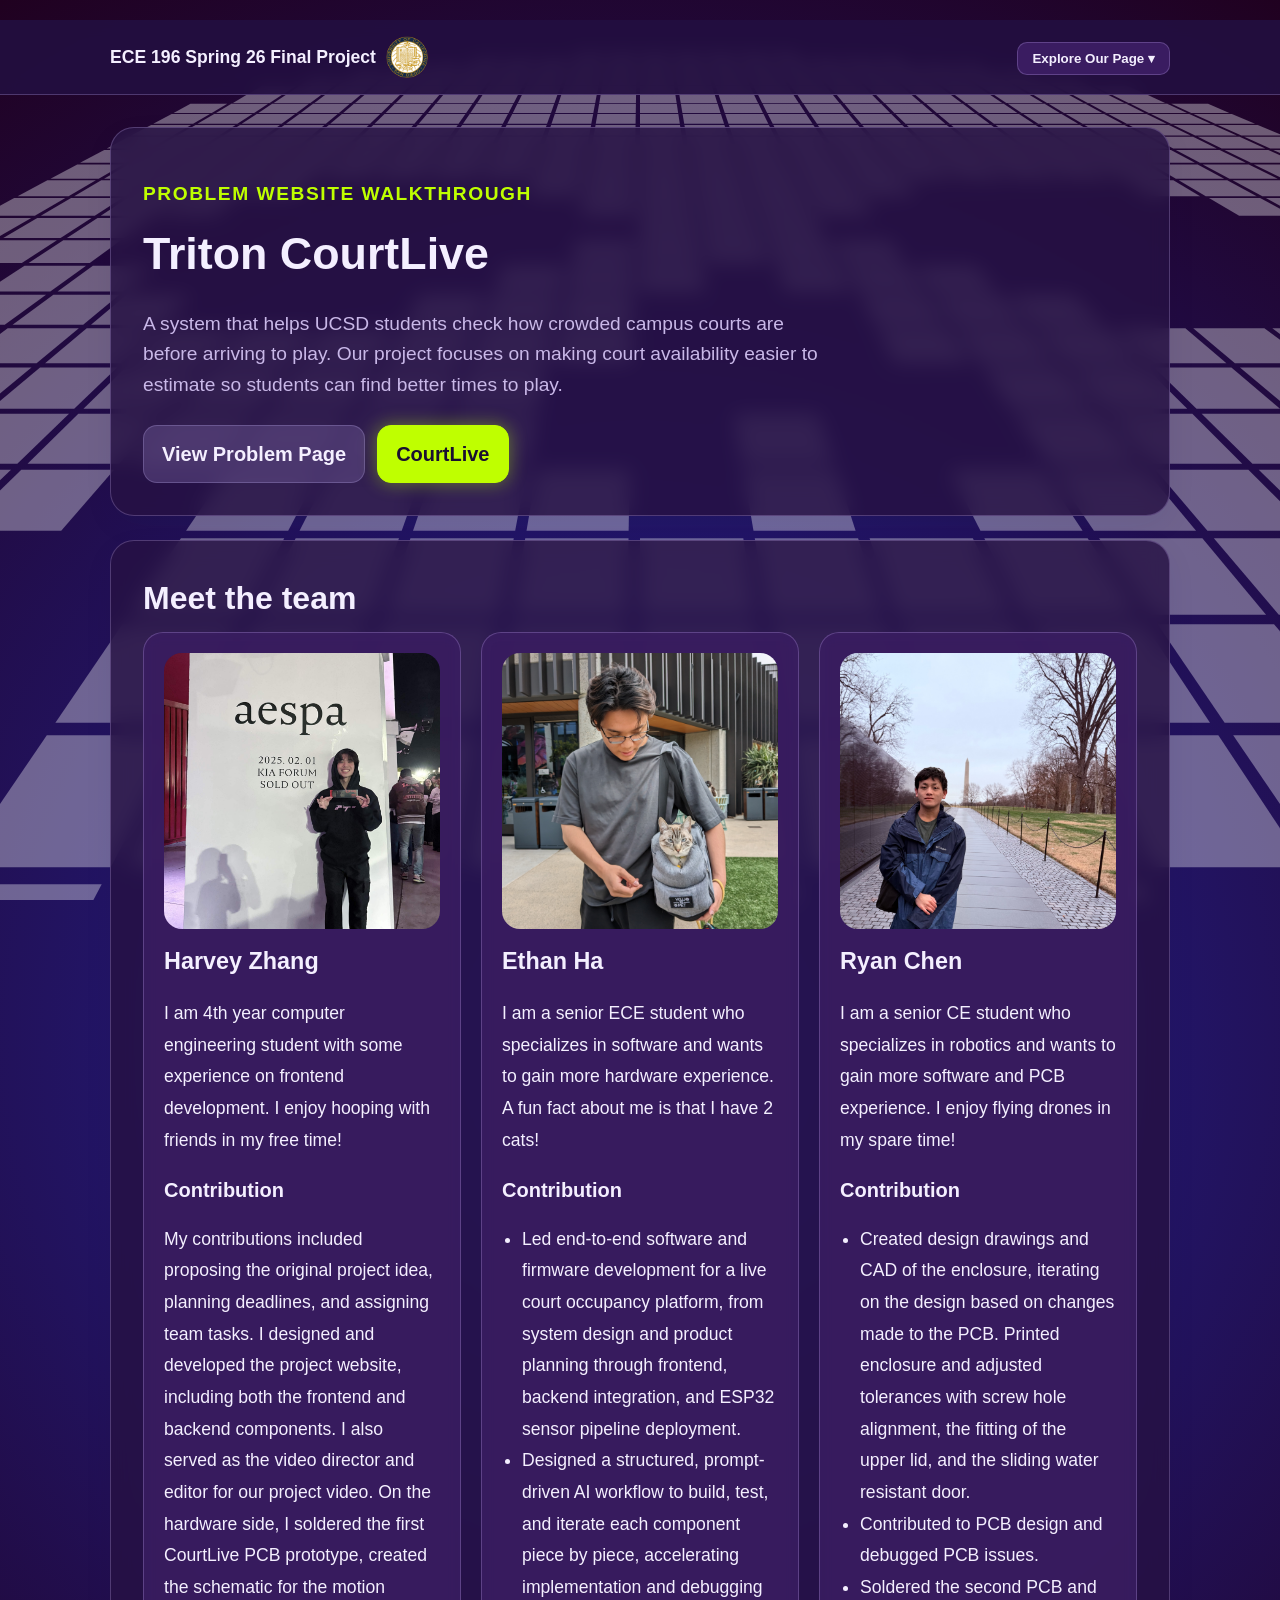
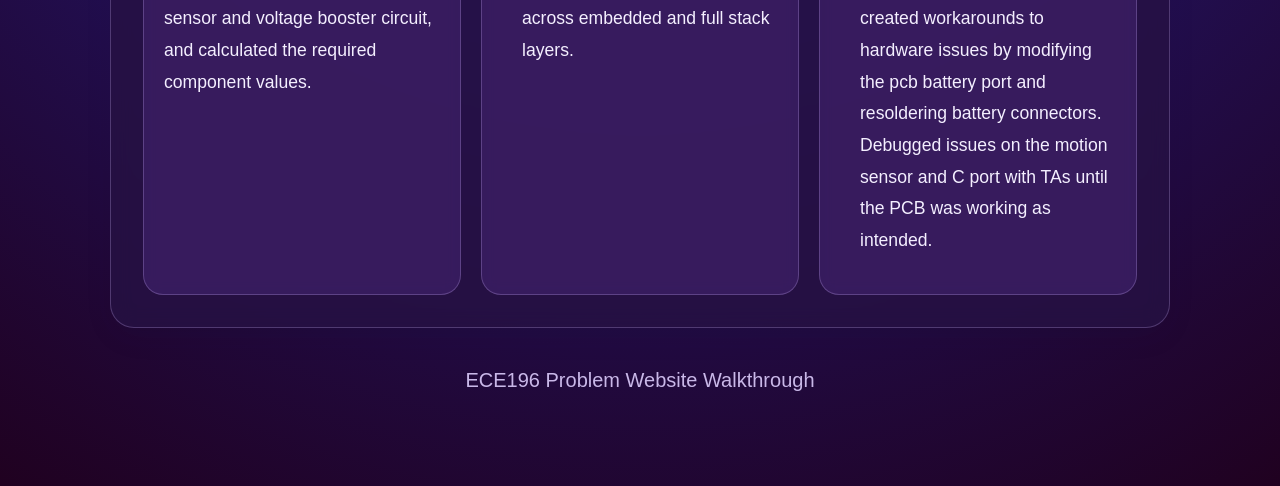
<file: index.html>
<!DOCTYPE html>
<html lang="en">

<head>
  <meta charset="UTF-8" />
  <meta name="viewport" content="width=device-width, initial-scale=1.0" />
  <title>ECE196 Problem Website Walkthrough</title>
  <link rel="stylesheet" href="styles.css" />

</head>

<body>
  <div id="d-background">
    <div id="d-wrapper">
      <div class="d-wrap" id="pixel-logo"></div>
    </div>
  </div>

  <script>
    document.addEventListener("DOMContentLoaded", function () {
      const pixelPositions = [
        [130, 20], [140, 20], [150, 20], [160, 20], [170, 20], [180, 20], [190, 20],
        [100, 30], [110, 30], [120, 30], [130, 30], [140, 30], [150, 30], [160, 30], [170, 30], [180, 30], [190, 30], [200, 30], [210, 30], [220, 30],
        [80, 40], [90, 40], [100, 40], [110, 40], [120, 40], [130, 40], [140, 40], [150, 40], [160, 40], [170, 40], [180, 40], [190, 40], [200, 40], [210, 40], [220, 40], [230, 40], [240, 40],
        [70, 50], [80, 50], [90, 50], [100, 50], [110, 50], [120, 50], [130, 50], [140, 50], [150, 50], [160, 50], [170, 50], [180, 50], [190, 50], [200, 50], [210, 50], [220, 50], [230, 50], [240, 50], [250, 50],
        [60, 60], [70, 60], [80, 60], [90, 60], [100, 60], [110, 60], [120, 60], [130, 60], [140, 60], [150, 60], [160, 60], [170, 60], [180, 60], [190, 60], [200, 60], [210, 60], [220, 60], [230, 60], [240, 60], [250, 60], [260, 60],
        [50, 70], [60, 70], [70, 70], [80, 70], [90, 70], [100, 70], [110, 70], [120, 70], [130, 70], [140, 70], [150, 70], [160, 70], [170, 70], [180, 70], [190, 70], [200, 70], [210, 70], [220, 70], [230, 70], [240, 70], [250, 70], [260, 70], [270, 70],
        [50, 80], [60, 80], [70, 80], [80, 80], [90, 80], [100, 80], [110, 80], [120, 80], [130, 80], [140, 80], [150, 80], [160, 80], [170, 80], [180, 80], [190, 80], [200, 80], [210, 80], [220, 80], [230, 80], [240, 80], [250, 80], [260, 80], [270, 80],
        [40, 90], [50, 90], [60, 90], [70, 90], [80, 90], [90, 90], [100, 90], [110, 90], [120, 90], [130, 90], [140, 90], [150, 90], [160, 90], [170, 90], [180, 90], [190, 90], [200, 90], [210, 90], [220, 90], [230, 90], [240, 90], [250, 90], [260, 90], [270, 90], [280, 90],
        [40, 100], [50, 100], [60, 100], [70, 100], [80, 100], [90, 100], [100, 100], [110, 100], [120, 100], [130, 100], [140, 100], [150, 100], [160, 100], [170, 100], [180, 100], [190, 100], [200, 100], [210, 100], [220, 100], [230, 100], [240, 100], [250, 100], [260, 100], [270, 100], [280, 100],
        [40, 110], [50, 110], [60, 110], [70, 110], [80, 110], [90, 110], [100, 110], [110, 110], [120, 110], [130, 110], [140, 110], [150, 110], [160, 110], [170, 110], [180, 110], [190, 110], [200, 110], [210, 110], [220, 110], [230, 110], [240, 110], [250, 110], [260, 110], [270, 110], [280, 110],
        [40, 120], [50, 120], [60, 120], [70, 120], [80, 120], [90, 120], [100, 120], [110, 120], [120, 120], [130, 120], [140, 120], [150, 120], [160, 120], [170, 120], [180, 120], [190, 120], [200, 120], [210, 120], [220, 120], [230, 120], [240, 120], [250, 120], [260, 120], [270, 120], [280, 120],
        [40, 130], [50, 130], [60, 130], [70, 130], [80, 130], [90, 130], [100, 130], [110, 130], [120, 130], [130, 130], [140, 130], [150, 130], [160, 130], [170, 130], [180, 130], [190, 130], [200, 130], [210, 130], [220, 130], [230, 130], [240, 130], [250, 130], [260, 130], [270, 130], [280, 130],
        [40, 140], [50, 140], [60, 140], [70, 140], [80, 140], [90, 140], [100, 140], [110, 140], [120, 140], [130, 140], [140, 140], [150, 140], [160, 140], [170, 140], [180, 140], [190, 140], [200, 140], [210, 140], [220, 140], [230, 140], [240, 140], [250, 140], [260, 140], [270, 140], [280, 140],
        [40, 150], [50, 150], [60, 150], [70, 150], [80, 150], [130, 150], [140, 150], [150, 150], [160, 150], [170, 150], [180, 150], [190, 150], [240, 150], [250, 150], [260, 150], [270, 150], [280, 150],
        [40, 160], [50, 160], [60, 160], [70, 160], [140, 160], [150, 160], [160, 160], [170, 160], [180, 160], [250, 160], [260, 160], [270, 160], [280, 160],
        [40, 170], [50, 170], [60, 170], [150, 170], [160, 170], [170, 170], [260, 170], [270, 170], [280, 170],
        [50, 180], [60, 180], [140, 180], [150, 180], [160, 180], [170, 180], [180, 180], [260, 180], [270, 180],
        [60, 190], [70, 190], [130, 190], [140, 190], [150, 190], [170, 190], [180, 190], [190, 190], [250, 190], [260, 190],
        [50, 200], [60, 200], [70, 200], [80, 200], [120, 200], [130, 200], [140, 200], [180, 200], [190, 200], [200, 200], [240, 200], [250, 200], [260, 200], [270, 200],
        [50, 210], [60, 210], [70, 210], [80, 210], [90, 210], [100, 210], [110, 210], [120, 210], [130, 210], [140, 210], [180, 210], [190, 210], [200, 210], [210, 210], [220, 210], [230, 210], [240, 210], [250, 210], [260, 210], [270, 210],
        [50, 220], [60, 220], [70, 220], [80, 220], [90, 220], [100, 220], [110, 220], [120, 220], [130, 220], [190, 220], [200, 220], [210, 220], [220, 220], [230, 220], [240, 220], [250, 220], [260, 220], [270, 220],
        [60, 230], [70, 230], [80, 230], [90, 230], [100, 230], [110, 230], [120, 230], [130, 230], [160, 230], [190, 230], [200, 230], [210, 230], [220, 230], [230, 230], [240, 230], [250, 230], [260, 230],
        [70, 240], [80, 240], [90, 240], [110, 240], [120, 240], [130, 240], [140, 240], [160, 240], [180, 240], [190, 240], [200, 240], [210, 240], [230, 240], [240, 240], [250, 240],
        [110, 250], [120, 250], [130, 250], [140, 250], [150, 250], [160, 250], [170, 250], [180, 250], [190, 250], [200, 250], [210, 250],
        [110, 260], [120, 260], [130, 260], [140, 260], [150, 260], [160, 260], [170, 260], [180, 260], [190, 260], [200, 260], [210, 260],
        [110, 270], [120, 270], [130, 270], [140, 270], [150, 270], [160, 270], [170, 270], [180, 270], [190, 270], [200, 270], [210, 270],
        [110, 280], [130, 280], [150, 280], [170, 280], [190, 280], [210, 280]
      ];

      const pixelLogoElement = document.getElementById("pixel-logo");

      if (!pixelLogoElement) {
        console.error("Missing element with id='pixel-logo'");
        return;
      }

      pixelPositions.forEach(function (position, index) {
        const pixel = document.createElement("div");
        pixel.className = "d";
        pixel.style.left = position[0] + "px";
        pixel.style.top = position[1] + "px";
        pixel.style.animationDelay = index * 0.004 + "s";
        pixelLogoElement.appendChild(pixel);
      });

      setTimeout(function () {
        const overlay = document.getElementById("d-overlay");
        if (overlay) {
          overlay.classList.add("hide-overlay");
        }
      }, 2500);
    });
  </script>
  <nav class="navbar">
    <div class="nav-inner">
      <div class="brand">ECE 196 Spring 26 Final Project
        <img src="images/UCSD_Seal.png" alt="UCSD Seal" class="nav-logo">
      </div>
      <div class="nav-links">
        <div class="dropdown">
          <button class="dropdown-toggle">Explore Our Page ▾</button>
          <div class="dropdown-menu">
            <a href="index.html">Home</a>
            <a href="solutions.html">Solutions</a>
            <a href="milestones.html">Milestones</a>
            <a href="pcb.html">PCB Design</a>
            <a href="software.html">Software Architecture</a>
            <a href="video.html">Video</a>
            <a href="poster.html">Poster</a>
          </div>
        </div>
      </div>
    </div>
  </nav>

  <main class="container">
    <section class="hero" id="home">
      <p
        style="font-weight: 700; color: var(--accent); letter-spacing: 0.08em; text-transform: uppercase; margin-bottom: 8px;">
        Problem Website Walkthrough</p>
      <h1>Triton CourtLive</h1>
      <p>
        A system that helps UCSD students check how crowded campus courts are before arriving to play.
        Our project focuses on making court availability easier to estimate so students can find better times to play.
      </p>
      <div class="button-row">
        <a class="btn btn-soft" href="problem.html">View Problem Page</a>
        <!-- <a class="btn btn-secondary" href="index.html#team">Meet the Team</a> -->
        <a class="btn btn-cta" href="https://frontend-sepia-seven-24.vercel.app/" target="_blank"
          rel="noopener noreferrer">CourtLive</a>
      </div>
    </section>

    <section class="section" id="team">
      <h2 class="section-title">Meet the team</h2>
      <div class="team-grid">
        <div class="card">
          <img src="images/ece196Me.jpg" alt="Harvey Zhang" class="photo">
          <h3>Harvey Zhang</h3>
          <p class="bio">
            I am 4th year computer engineering student with some experience on frontend development.
            I enjoy hooping with friends in my free time!
          </p>
          <h4>Contribution</h4>
          <p class="bio">
            My contributions included proposing the original project idea, planning deadlines, and assigning team tasks.
            I designed and developed the project website, including both the frontend and backend components.
            I also served as the video director and editor for our project video.
            On the hardware side, I soldered the first CourtLive PCB prototype, created the schematic for the motion
            sensor
            and voltage booster circuit, and calculated the required component values.
          </p>
        </div>
        <div class="card">
          <img src="images/ethanUpdatedPic.jpg" alt="Ethan Ha" class="photo">
          <h3>Ethan Ha</h3>
          <p class="bio">
            I am a senior ECE student who specializes in software and wants to gain more hardware experience.
            A fun fact about me is that I have 2 cats!
          </p>
          <h4>Contribution</h4>
          <p class="bio">
          <ul>
            <li>
              Led end-to-end software and firmware development for a live court occupancy platform, from system design
              and product planning through frontend, backend integration, and ESP32 sensor pipeline deployment.
            </li>
            <li>
              Designed a structured, prompt-driven AI workflow to build, test, and iterate each component piece by
              piece, accelerating implementation and debugging across embedded and full stack layers.
            </li>
          </ul>
          </p>
        </div>
        <div class="card">
          <img src="images/RCpic.jpeg" alt="RyanC" class="photo">
          <h3>Ryan Chen</h3>
          <p class="bio">
            I am a senior CE student who specializes in robotics and wants to gain more software and PCB experience.
            I enjoy flying drones in my spare time!
          </p>

            <h4>Contribution</h4>
          <p class="bio">
          <ul>
            <li>
              Created design drawings and CAD of the enclosure, iterating on the design based on changes made to the PCB. 
              Printed enclosure and adjusted tolerances with screw hole alignment, the fitting of the upper lid, and the sliding water resistant door.
            </li>
            <li>
              Contributed to PCB design and debugged PCB issues. 
            </li>
             <li>
              Soldered the second PCB and created workarounds to hardware issues by modifying the pcb battery port and resoldering battery connectors. 
               Debugged issues on the motion sensor and C port with TAs until the PCB was working as intended.
            </li>
          </ul>
          </p>
        </div>
      </div>
    </section>

    <!-- <section class="section" id="problem">
      <h2 class="section-title">Problem</h2>

      <div class="info-grid">
        <div class="card">
          <h3>Problem Definition</h3>
          <p>UCSD students who use campus courts such as basketball and badminton do not have a reliable way to
            know how crowded the courts are before arriving. This can lead to wasted time walking to the courts
            only to find that there is no space to play, or missing chances to play when the courts are actually open.
          </p>
        </div>

        <div class="card">
          <h3>Problem Motivation</h3>
          <p>Our team chose this problem because students often have to gamble whether the courts will be open or
            crowded.
            Right now, many students rely on fixed schedules, but those do not provide reliable real time information.
            We wanted to focus on a common campus problem that affects recreation and convenience.</p>
        </div>
      </div>
    </section>

    <section class="section" id="current-solutions">
      <h2 class="section-title">Current Existing Solutions</h2>
      <div class="solutions-grid">
        <div class="card">
          <img src="images/ucsdBooking.jpg" alt="UCSD bookings" class="photo">
          <h4>Booking a Court</h4>
          <p><strong>What works:</strong></p>
          <ul>
            <li>Guarantees a court if planned ahead of time.</li>
          </ul>
          <p><strong>What is missing:</strong></p>
          <ul>
            <li>Doesn't provide the ability to check live occupancy.</li>
            <li>Doesn't cover basketball courts.</li>
          </ul>
        </div>
        <div class="card">
          <img src="images/openRec.jpg" alt="Open Rec hours" class="photo">
          <h4>Checking General Open Recreation Hours</h4>
          <p><strong>What works:</strong> </p>
          <ul>
            <li>Gives a general idea of when the courts are available.</li>
          </ul>
          <p><strong>What is missing:</strong> </p>
          <ul>
            <li>Doesn't provide the ability to check live occupancy. </li>
          </ul>
        </div>
    </section>

    <section class="section" id="proposed-solution">
      <h2 class="section-title">Proposed Solution</h2>

      <ul>
        <li>
          <h> Motion sensors located on each court scan for activity</h>
        </li>
        <li>
          <h> When a person walks near the sensor while using the court, the sensor sends a detection signal to the
            processor</h>
        </li>
        <li>
          <h> The processor records a timestamp of when the signal was received, and accumulates the detections over a
            period of time to determine general activity of each court</h>
        </li>
        <li>
          <h> The id and number of courts being used is sent to a live website, where is it displayed for students to
            check</h>
        </li>
      </ul>

      <br> </br>

      <div class="Proposed-grid">

        <div class="card">
          <img src="images/Courtlive3DmodelV1.png" alt="Cameralive3D" class="photo" width="75%" height="75%">

        </div>
        <div>
          <img src="images/courtSketch.jpg" alt="4Court" class="photo" width="100%" height="100%">

        </div>

        <div>
          <img src="images/PCBSchematicV6pic.png" alt="Schematic" class="photo" width="60%" height="60%">

        </div>
        <div>
          <img src="images/PCBBoardV6pic.png" alt="PCB" class="photo" width="100%" height="100%">
        </div>
      </div>
    
      <section class="section" id="block-diagram">
        <h2 class="section-title">Block Diagram</h2>

        <img src="images/CourtTrackerBlock.jpg" alt="CourtBlock" class="photo" width="670" height="670">
      </section>
    </section> -->

    <!-- <div class="container" id="milestones">
      <div class="row">
        <div class="col-md-12">
          <div class="card">
            <div class="card-body">
              <h6 class="card-title">Timeline</h6>
              <div id="content">
                <ul class="timeline">
                  <li class="event" data-date="(4/24) - (4/28)">
                    <h3>Milestone 1: Friday of Week 4 - Tuesday of Week 5</h3>
                    <p>Have parts approved, ordered, and delivered by the end of Week 5 so that we can begin assembly.
                      The goal is to finish the hardware ASAP to allocate more time to backend.</p>
                  </li>
                  <li class="event" data-date="(4/26) - (4/30)">
                    <h3>Milestone 2: Thursday of Week 5</h3>
                    <p>Continue testing throughout Week 5 and finish PCB schematic and ready for final submission on
                      4/30. Weekly website update.</p>
                  </li>
                  <li class="event" data-date="(5/8) - (5/10)">
                    <h3>Milestone 3: End of Week 6 - Start of Week 7</h3>
                    <p>Test in live environment and finalize how and where we will gather, store, and display data.
                      Weekly website update.</p>
                  </li>
                  <li class="event" data-date="(5/15)">
                    <h3>Milestone 4: End of Week 7</h3>
                    <p>Design mountable enclosure and design user interface for data display. Weekly website update.</p>
                  </li>
                  <li class="event" data-date="(5/15)">
                    <h3>Milestone 5: End of Week 8</h3>
                    <p>Print out mountable enclosure, start testing and gathering data in live environment. Weekly
                      website update + work on poster + record demo video.</p>
                  </li>
                  <li class="event" data-date="(5/22)">
                    <h3>Milestone 6: End of Week 9</h3>
                    <p>Edit demo video, finalize poster, and finalize website for presentation.</p>
                  </li>
                </ul>
              </div>
            </div>
          </div>
        </div>
      </div>
    </div> -->

    <footer>
      ECE196 Problem Website Walkthrough
    </footer>

    <script>
      const toggle = document.querySelector('.dropdown-toggle');
      const menu = document.querySelector('.dropdown-menu');

      toggle.addEventListener('click', () => {
        menu.classList.toggle('open');
      });

      // Close menu when a link is clicked
      menu.querySelectorAll('a').forEach(link => {
        link.addEventListener('click', () => menu.classList.remove('open'));
      });

      // Close menu when clicking outside
      document.addEventListener('click', (e) => {
        if (!e.target.closest('.dropdown')) menu.classList.remove('open');
      });
    </script>
</body>

</html>
</file>
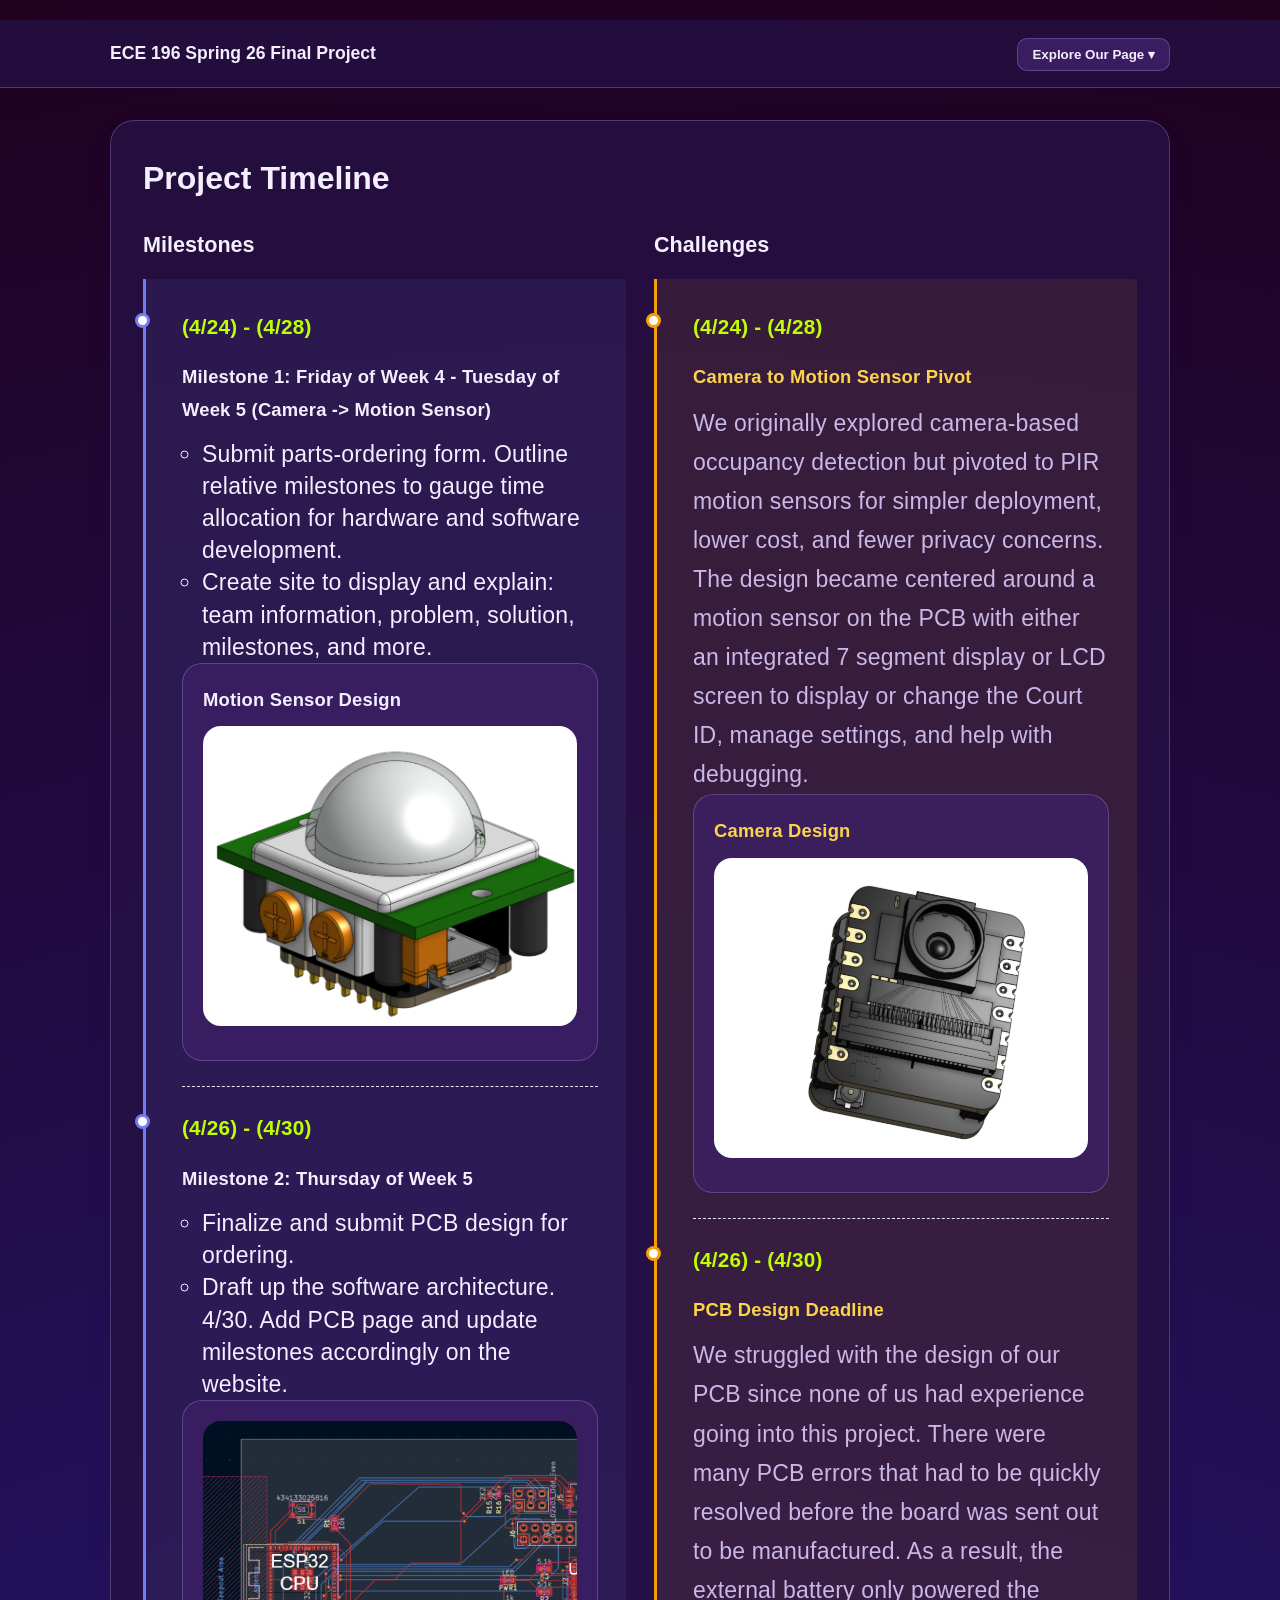
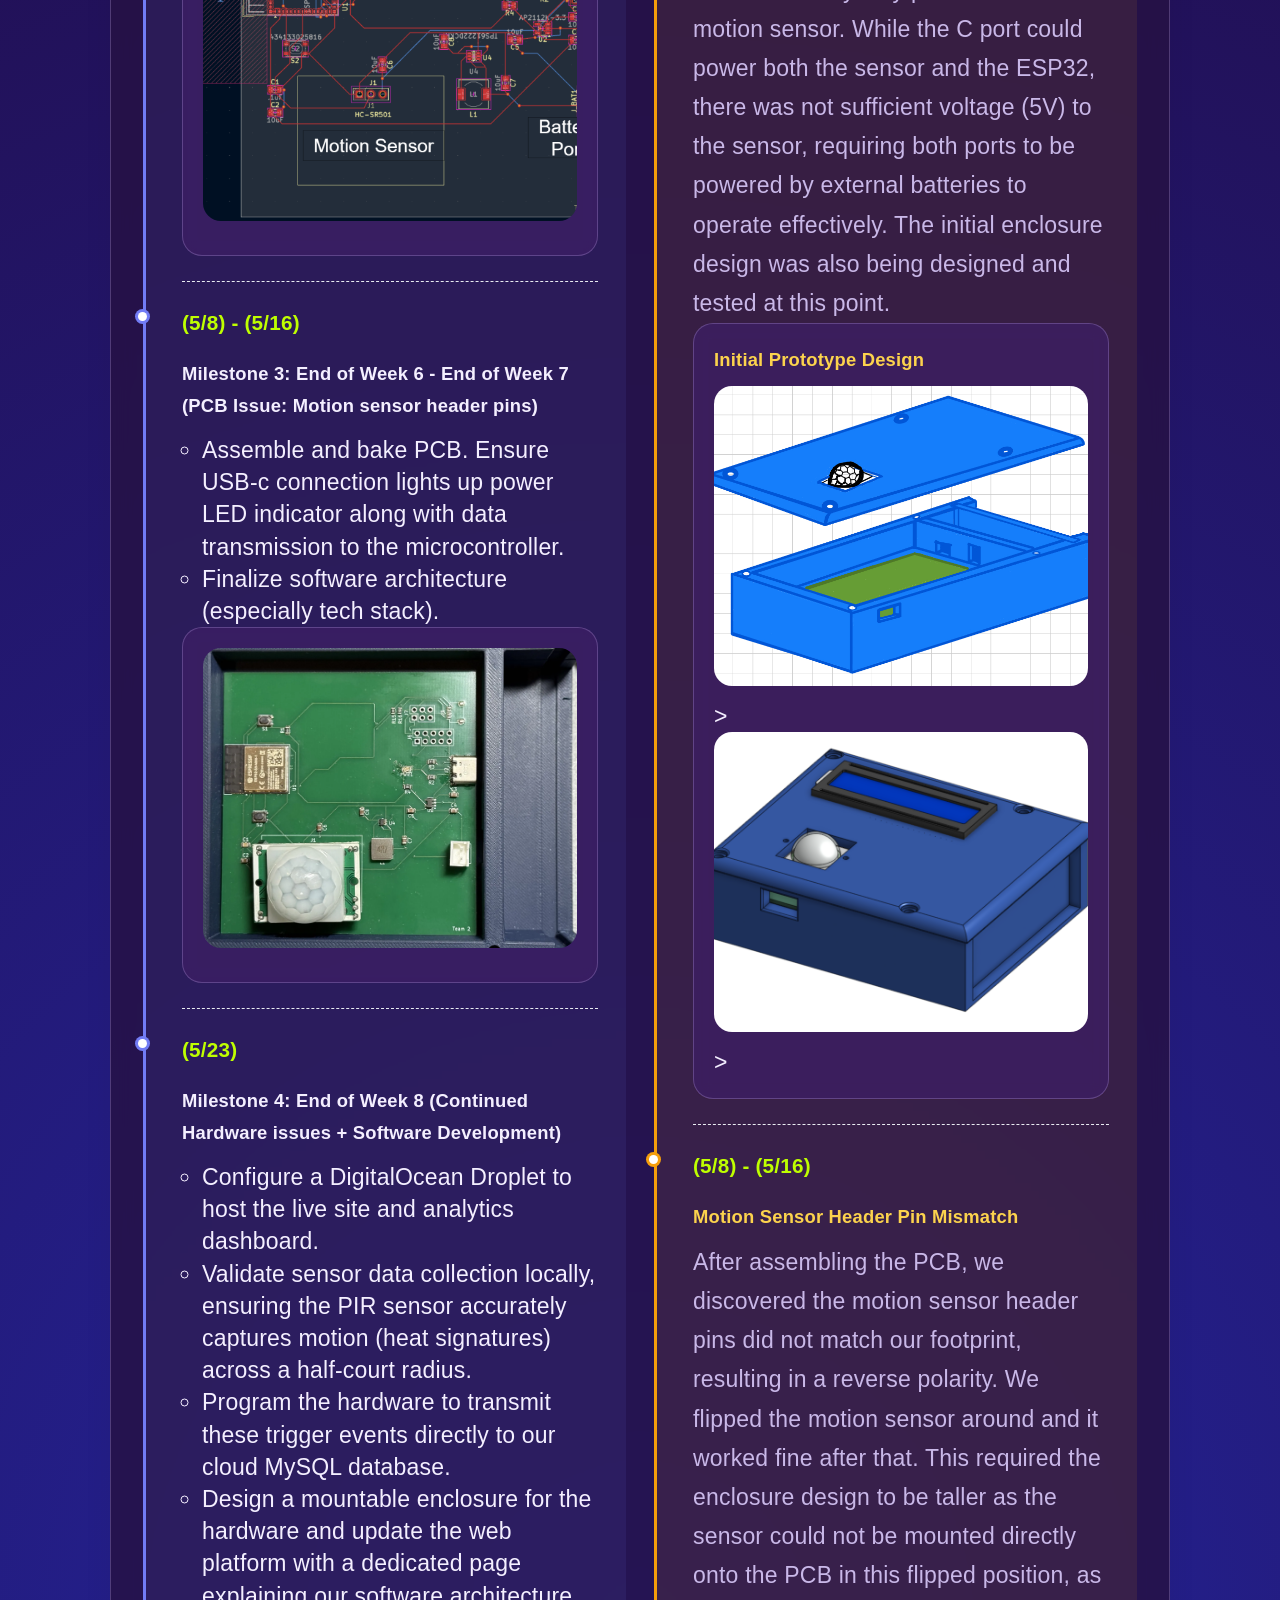
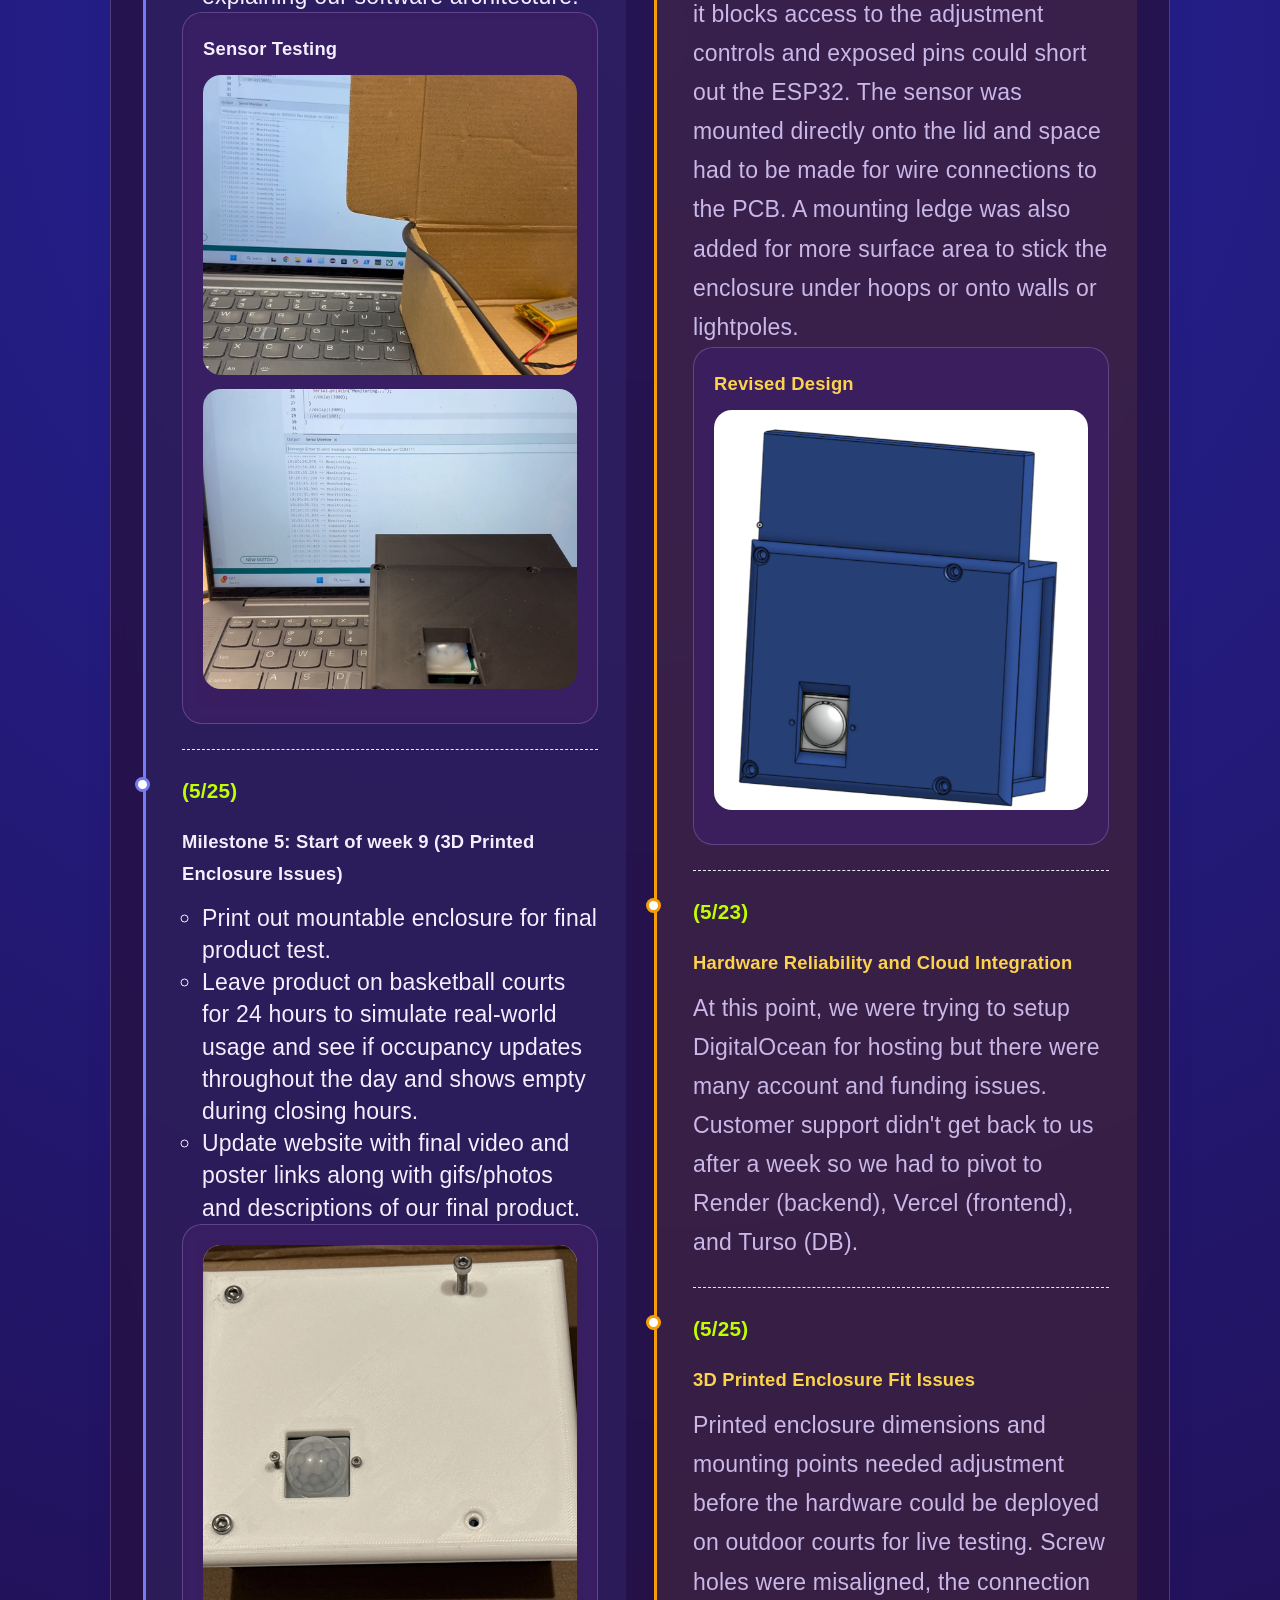
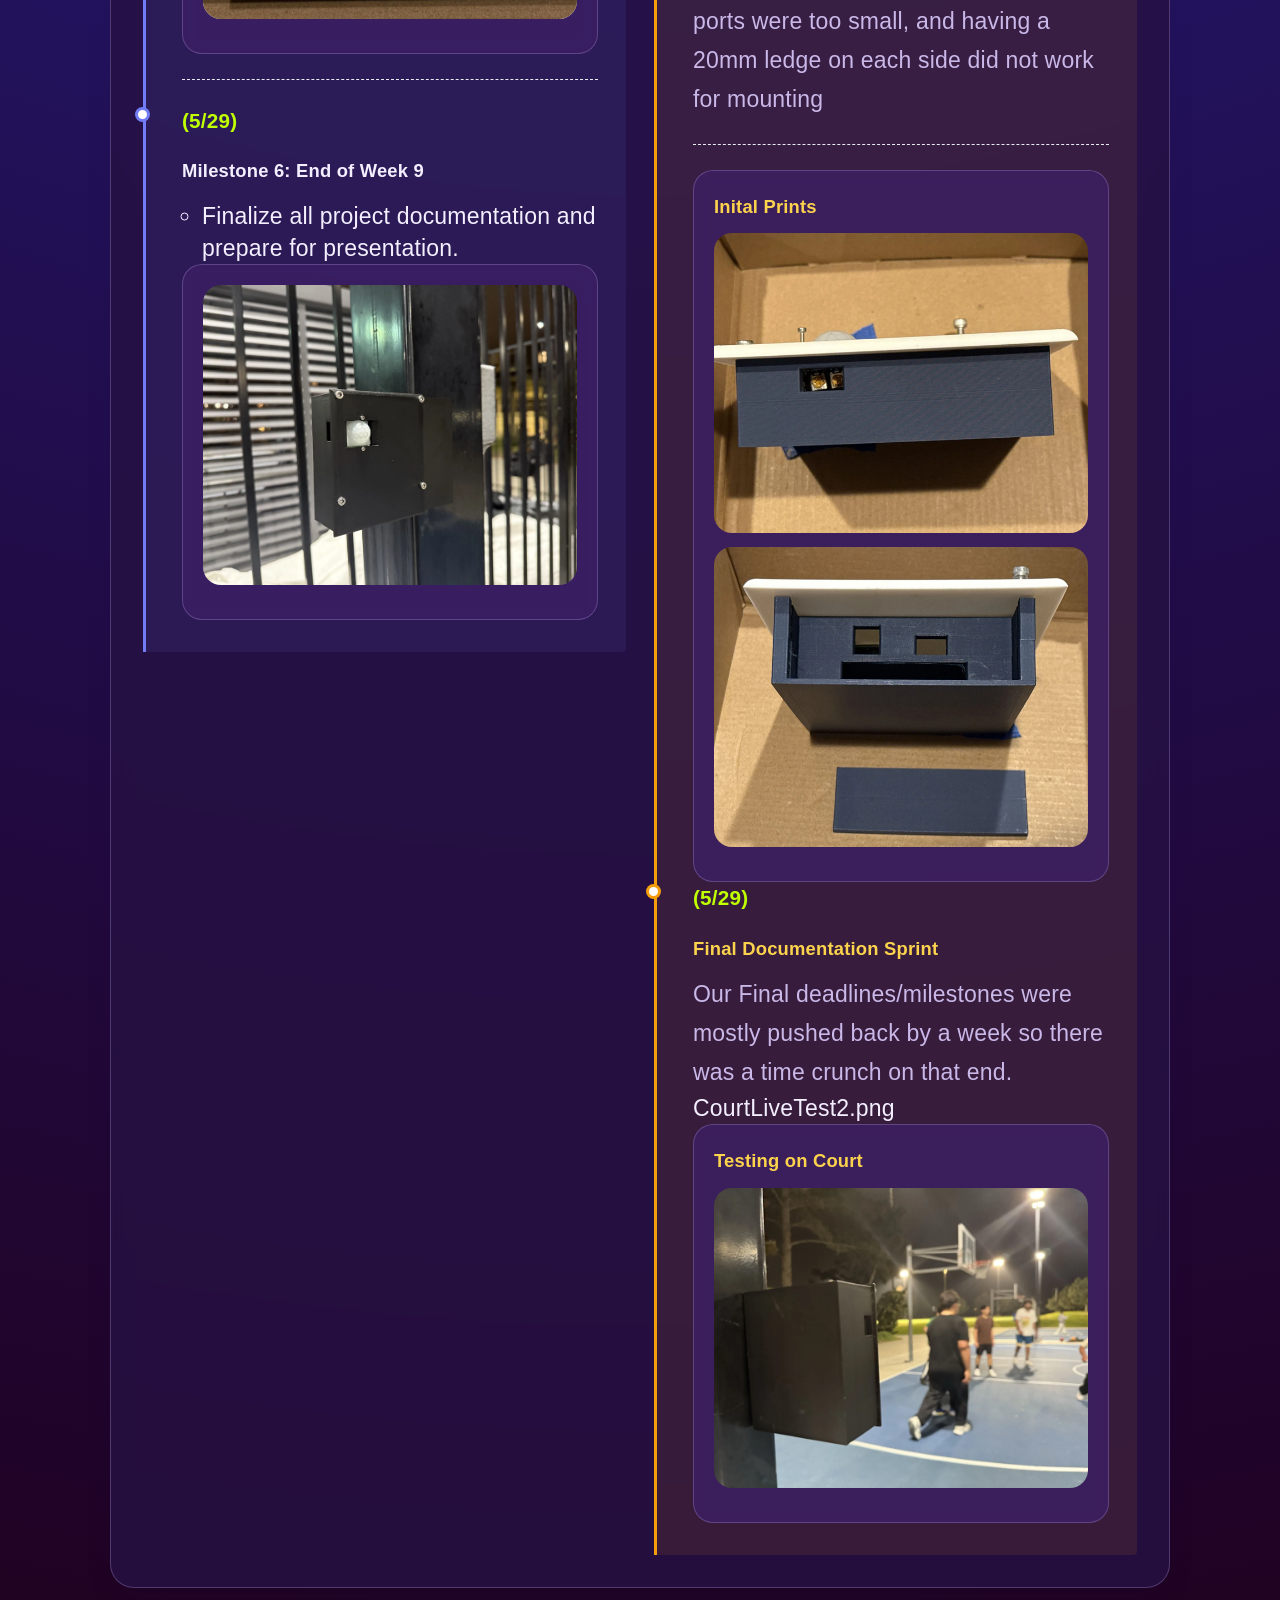
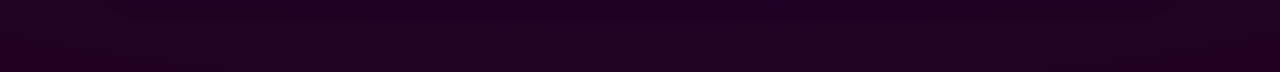
<file: milestones.html>
<!DOCTYPE html>
<html lang="en">

<head>
    <meta charset="UTF-8" />
    <meta name="viewport" content="width=device-width, initial-scale=1.0" />
    <title>ECE196 Problem Website Walkthrough</title>
    <link rel="stylesheet" href="styles.css" />

</head>

<body>
    <nav class="navbar">
        <div class="nav-inner">
            <div class="brand">ECE 196 Spring 26 Final Project</div>
            <div class="nav-links">
                <div class="dropdown">
                    <button class="dropdown-toggle">Explore Our Page ▾</button>
                    <div class="dropdown-menu">
                        <a href="index.html">Home</a>
                        <a href="solutions.html">Solutions</a>
                        <a href="milestones.html">Milestones</a>
                        <a href="pcb.html">PCB Design</a>
                        <a href="software.html">Software Architecture</a>
                        <a href="video.html">Video</a>
                        <a href="poster.html">Poster</a>
                    </div>
                </div>
            </div>
        </div>
    </nav>

    <div class="container" id="milestones">
        <section class="section">
            <h2 class="section-title">Project Timeline</h2>
            <div class="timeline-dual">
                <div class="timeline-column">
                    <h3 class="timeline-heading">Milestones</h3>
                    <ul class="timeline timeline-milestones">
                        <li class="event" data-date="(4/24) - (4/28)">
                            <h3>Milestone 1: Friday of Week 4 - Tuesday of Week 5 (Camera -> Motion Sensor)</h3>
                            <ul>
                                <li>Submit parts-ordering form. Outline relative milestones to gauge time allocation for hardware and software development.</li>
                                <li>Create site to display and explain: team information, problem, solution, milestones, and more.</li>
                            </ul> 
                                <div class="card">
                                    <h3>Motion Sensor Design</h3>
                                    <img src="images/Courtlive3DmodelV1.png" alt="MotionV1" class="photo" width="300" height="300">
                                </div>
                        </li>
                        <li class="event" data-date="(4/26) - (4/30)">
                            <h3>Milestone 2: Thursday of Week 5</h3>
                            <ul>
                                <li>Finalize and submit PCB design for ordering.</li>
                                <li>Draft up the software architecture. 4/30. Add PCB page and update milestones accordingly on the website.</li>
                            </ul> 
                                <div class="card">
                                    <img src="images/PCBV6LabelV2.png" alt="PCBV6LabelV2" class="photo" width="400" height="400">
                                </div>
                        </li>
                        <li class="event" data-date="(5/8) - (5/16)">
                            <h3>Milestone 3: End of Week 6 - End of Week 7 (PCB Issue: Motion sensor header pins)</h3>
                            <ul>
                                <li>Assemble and bake PCB. Ensure USB-c connection lights up power LED indicator along with data transmission to the microcontroller.</li>
                                <li>Finalize software architecture (especially tech stack).</li>
                            </ul>
                                <div class="card">
                                    <img src="images/finishedPCB.png" alt="finishedPCB" class="photo" width="400" height="300">
                                </div>

                        </li>
                        <li class="event" data-date="(5/23)">
                            <h3>Milestone 4: End of Week 8 (Continued Hardware issues + Software Development)</h3>
                            <ul>
                                <li>Configure a DigitalOcean Droplet to host the live site and analytics dashboard.</li>
                                <li>Validate sensor data collection locally, ensuring the PIR sensor accurately captures motion (heat signatures) across a half-court radius.</li>
                                <li>Program the hardware to transmit these trigger events directly to our cloud MySQL database.</li>
                                <li>Design a mountable enclosure for the hardware and update the web platform with a dedicated page explaining our software architecture.</li>
                            </ul>
                            <div class="card">
                            <h3>Sensor Testing</h3>
                                <img src="images/Test1.png" alt="test1" class="photo" width="500" height="300">
                                <img src="images/Test2.png" alt="test2" class="photo" width="400" height="300">
                            </div>

                        </li>
                        <li class="event" data-date="(5/25)">
                            <h3>Milestone 5: Start of week 9 (3D Printed Enclosure Issues)</h3>
                            <ul> 
                                <li>Print out mountable enclosure for final product test.</li>
                                <li>Leave product on basketball courts for 24 hours to simulate real-world usage and see if occupancy updates throughout the day and shows empty during closing hours.</li>
                                <li>Update website with final video and poster links along with gifs/photos and descriptions of our final product.</li>
                            </ul> 
                                <div class="card">
                                    <img src="images/FirstPrint1.png" alt="FirstPrint1" class="photo"> 
                                </div>
                        </li>
                        <li class="event" data-date="(5/29)">
                            <h3>Milestone 6: End of Week 9</h3>
                            <ul>
                                <li>Finalize all project documentation and prepare for presentation.</li>
                            </ul>
                            <div class="card">
                                <img src="images/CourtLiveTest.png" alt="CourtTest1" class="photo" width="300" height="300">
                            </div>
                        </li>
                    </ul>
                </div>

                <div class="timeline-column">
                    <h3 class="timeline-heading">Challenges</h3>
                    <ul class="timeline timeline-challenges">
                        <li class="event" data-date="(4/24) - (4/28)">
                            <h3>Camera to Motion Sensor Pivot</h3>
                            <p>We originally explored camera-based occupancy detection but pivoted to PIR motion sensors for simpler deployment, lower cost, and fewer privacy concerns.
                            The design became centered around a motion sensor on the PCB with either an integrated 7 segment display or LCD screen to display or change the Court ID, 
                                manage settings, and help with debugging. </p>

                             <div class="card">
                                 <h3>Camera Design</h3>
                                <img src="images/CameraCad2.jpg" alt="CameraCad2" class="photo" width="300" height="300">
                            </div>
                        </li>
                        <li class="event" data-date="(4/26) - (4/30)">
                            <h3>PCB Design Deadline</h3>
                            <p> We struggled with the design of our PCB since none of us had experience going into this project.
                            There were many PCB errors that had to be quickly resolved before the board was sent out to be manufactured. 
                            As a result, the external battery only powered the motion sensor. While the C port could power both the sensor and the ESP32, 
                            there was not sufficient voltage (5V) to the sensor, requiring both ports to be powered by external batteries to operate effectively. 
                            The initial enclosure design was also being designed and tested at this point.
                            </p>

                            <div class="card">
                                <h3>Initial Prototype Design</h3> 
                                    <img src="images/CourtTrackerDrawing2R.png" alt="Drawing2" class="photo" width="400" height="300">>
                                    <img src="images/orgMotion.png" alt="orgMotion" class="photo" width="400" height="300">> 
                                </div>

                        </li>
                        <li class="event" data-date="(5/8) - (5/16)">
                            <h3>Motion Sensor Header Pin Mismatch</h3>
                            <p>After assembling the PCB, we discovered the motion sensor header pins did not match our footprint, resulting in a reverse polarity. We flipped the motion sensor around and it worked fine after that.
                            This required the enclosure design to be taller as the sensor could not be mounted directly onto the PCB in this flipped position, 
                            as it blocks access to the adjustment controls and exposed pins could short out the ESP32. The sensor was mounted directly onto the lid
                            and space had to be made for wire connections to the PCB. A mounting ledge was also added for more surface area to stick the enclosure 
                            under hoops or onto walls or lightpoles.
                            </p>

                             <div class="card">
                                <h3>Revised Design</h3> 
                                    <img src="images/CourtTrackerLedge.png" alt="Ledge" class="photo" width="400" height="400">
                                </div>
                            
                        </li>
                        <li class="event" data-date="(5/23)">
                            <h3>Hardware Reliability and Cloud Integration</h3>
                            <p>At this point, we were trying to setup DigitalOcean for hosting but there were many account and funding issues. Customer support didn't get back to us after a week so we had to pivot to Render (backend),
                                Vercel (frontend), and Turso (DB).
                            </p>
                        </li>
                        <li class="event" data-date="(5/25)">
                            <h3>3D Printed Enclosure Fit Issues</h3>
                            <p>Printed enclosure dimensions and mounting points needed adjustment before the hardware could be deployed on outdoor courts for live testing.
                            Screw holes were misaligned, the connection ports were too small, and having a 20mm ledge on each side did not work for mounting</p>
                        </li>
                            <div class="card">
                                <h3>Inital Prints</h3> 
                                    <img src="images/FirstPrint2.png" alt="firstprint2" class="photo" width="300" height="300">
                                    <img src="images/FirstPrint3.png" alt="firstprint2" class="photo" width="300" height="300">
                                </div>
                            
                        
                        <li class="event" data-date="(5/29)">
                            <h3>Final Documentation Sprint</h3>
                            <p>Our Final deadlines/milestones were mostly pushed back by a week so there was a time crunch on that end.</p>
                        </li> CourtLiveTest2.png
                          <div class="card">
                            <h3>Testing on Court</h3> 
                                    <img src="images/CourtLiveTest2.png" alt="firstprint2" class="photo" width="300" height="300">
                            </div>
                    </ul>
                </div>
            </div>
        </section>
    </div>

    <script>
        const toggle = document.querySelector('.dropdown-toggle');
        const menu = document.querySelector('.dropdown-menu');

        toggle.addEventListener('click', () => {
            menu.classList.toggle('open');
        });

        // Close menu when a link is clicked
        menu.querySelectorAll('a').forEach(link => {
            link.addEventListener('click', () => menu.classList.remove('open'));
        });

        // Close menu when clicking outside
        document.addEventListener('click', (e) => {
            if (!e.target.closest('.dropdown')) menu.classList.remove('open');
        });
    </script>
</body>

</html>
</file>
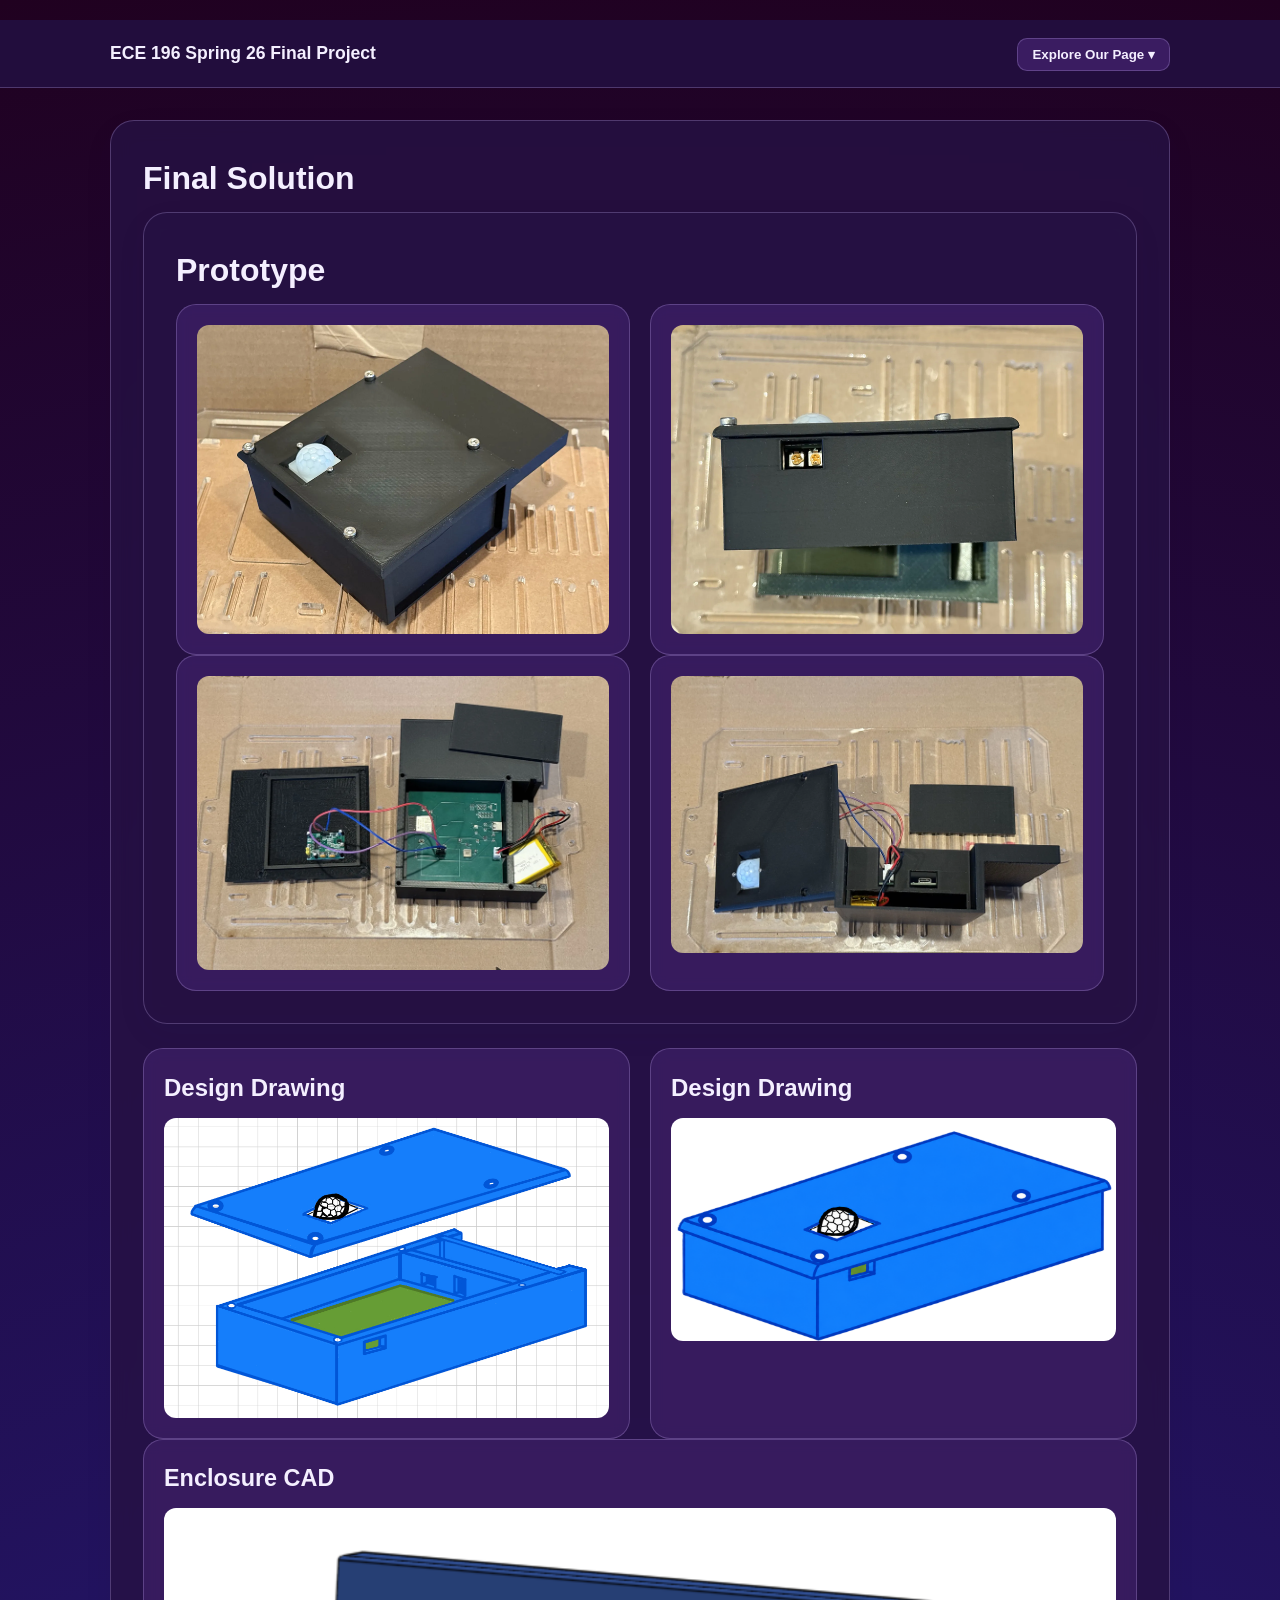
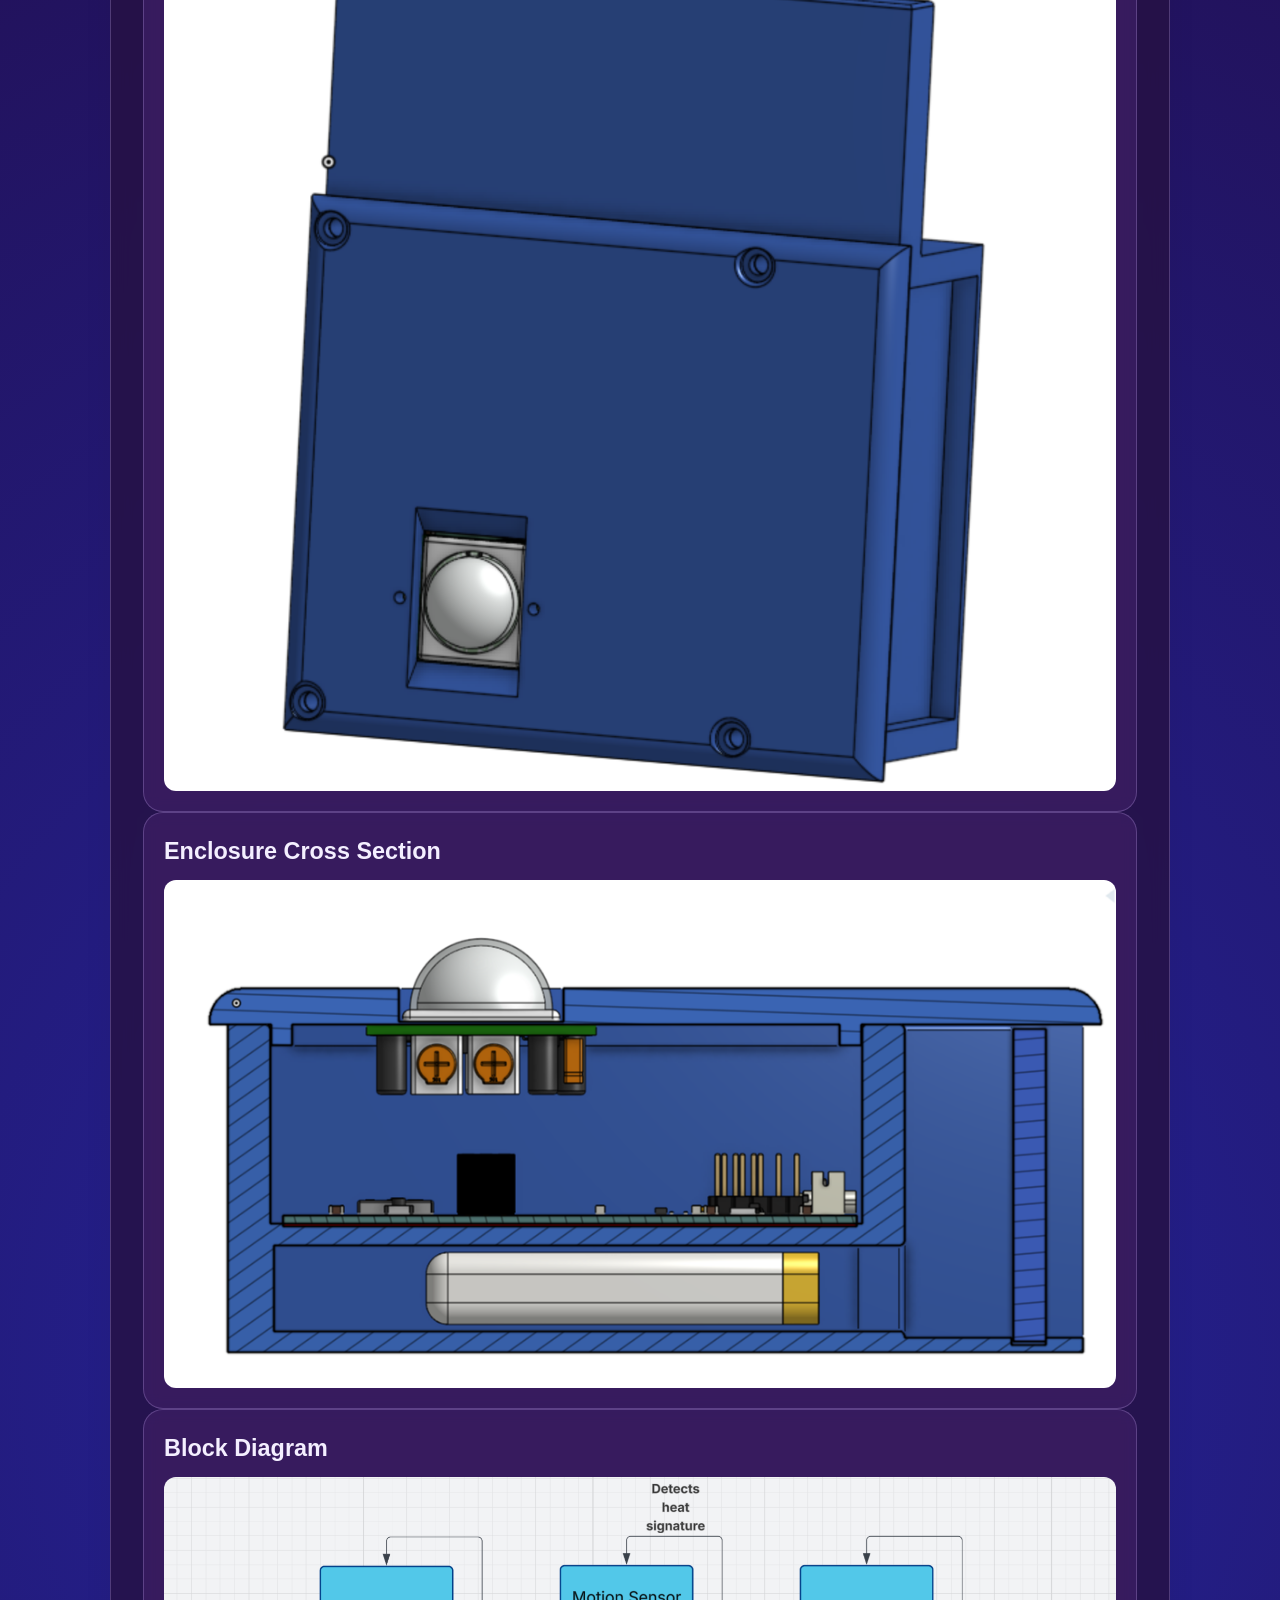
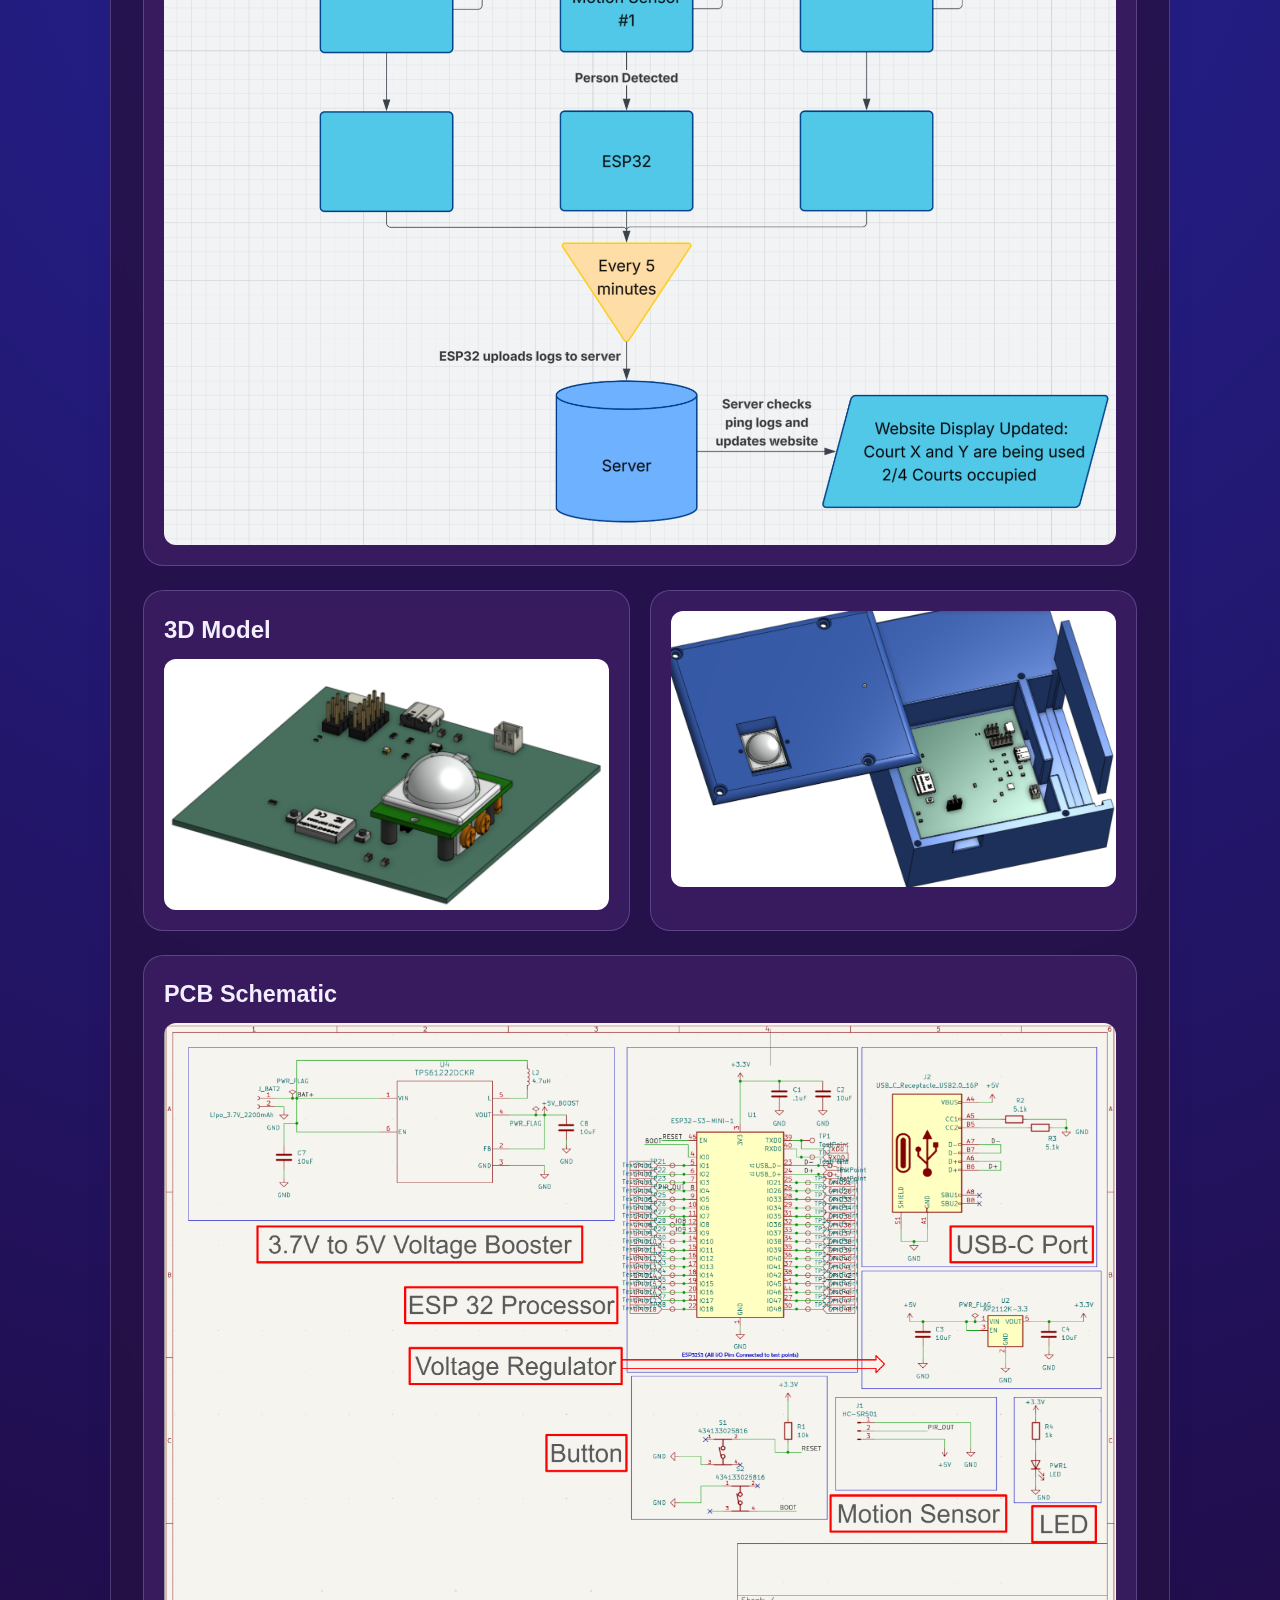
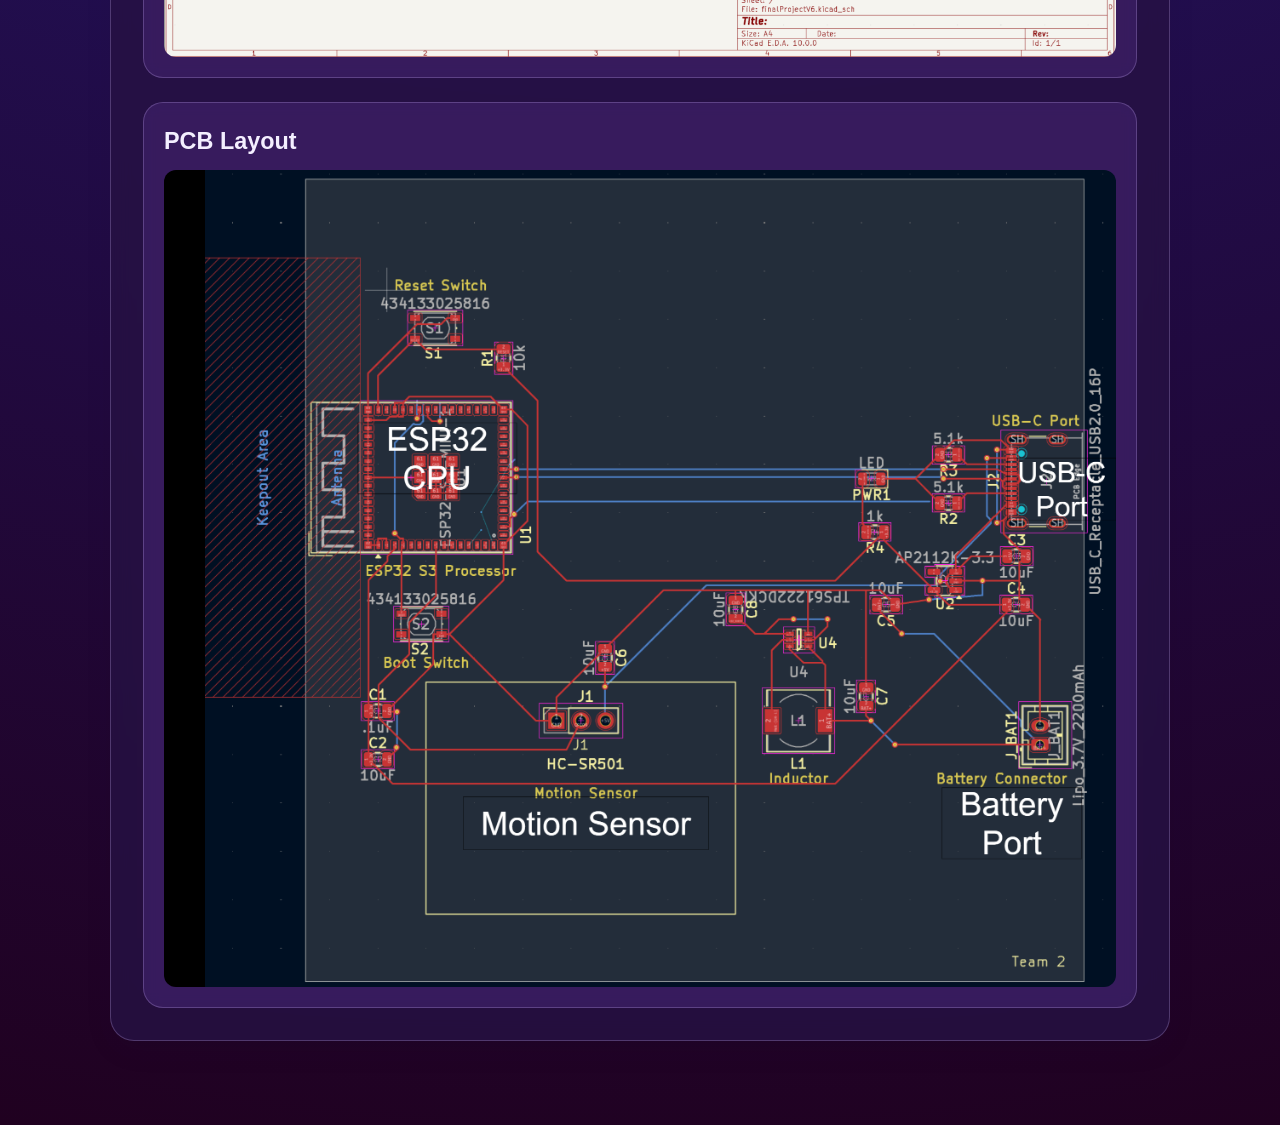
<file: pcb.html>
<!DOCTYPE html>
<html lang="en">

<head>
    <meta charset="UTF-8" />
    <meta name="viewport" content="width=device-width, initial-scale=1.0" />
    <title>ECE196 Problem Website Walkthrough</title>
    <link rel="stylesheet" href="styles.css" />

</head>

<body>
    <nav class="navbar">
        <div class="nav-inner">
            <div class="brand">ECE 196 Spring 26 Final Project</div>
            <div class="nav-links">
                <div class="dropdown">
                    <button class="dropdown-toggle">Explore Our Page ▾</button>
                    <div class="dropdown-menu">
                        <a href="index.html">Home</a>
                        <a href="solutions.html">Solutions</a>
                        <a href="milestones.html">Milestones</a>
                        <a href="pcb.html">PCB Design</a>
                        <a href="software.html">Software Architecture</a>
                        <a href="video.html">Video</a>
                        <a href="poster.html">Poster</a>

                    </div>
                </div>
            </div>
        </div>
    </nav>

    <main class="container">
        <section class="section" id="pcb-design">
            <h2 class="section-title">Final Solution</h2>

        <section class="section" id="prototype">
            <h2 class="section-title">Prototype</h2>
            <div class="info-grid">
                 <div class="card">
                    <img src="images/Prototype1.png" alt="Motion sensor CAD model" class="pcb-image" width="600" height="600">
                </div>
                <div class="card">
                    <img src="images/Prototype4.png" alt="Motion sensor CAD model" class="pcb-image" width="600" height="600">
                </div>
            </div>
            
             <div class="info-grid">
                <div class="card">
                    <img src="images/Prototype2.png" alt="Motion sensor CAD model" class="pcb-image" width="600" height="600">
                </div>
             
                   <div class="card">
                    <img src="images/Prototype3.png" alt="Motion sensor CAD model" class="pcb-image" width="600" height="600">
                </div>
            </div>
        </section>
             <div class="info-grid">
                <div class="card">
                    <h3>Design Drawing</h3>
                    <img src="images/CourtTrackerDrawing2R.png" alt="DesignDrawing1" class="pcb-image" width="600" height="600">
                </div>
                <div class="card">
                    <h3>Design Drawing</h3>
                    <img src="images/CourtTrackerDrawing1.png" alt="DesignDrawing2" class="pcb-image" width="600" height="600">
                </div>
            </div>
                <div class="card">
                    <h3>Enclosure CAD</h3>
                    <img src="images/CourtTrackerLedge.png" alt="Enclosure CAD model" class="pcb-image" width="700" height="700">
                </div>
                <div class="card">
                    <h3>Enclosure Cross Section</h3>
                    <img src="images/CourtTrackerCrossSection.png" alt="Enclosure CAD model2" class="pcb-image">
                </div>
                <div class="pcb-grid">
                <div class="card">
                    <h3>Block Diagram</h3>
                    <img src="images/BlockDiagramVM.png" alt="Block VM" class="diagram-image">
                </div>
            <div class="info-grid">
                <div class="card">
                    <h3>3D Model</h3>
                    <img src="images/3dCourtlive.png" alt="Motion sensor CAD model" class="pcb-image">
                </div>
                <div class="card">
                    <img src="images/3DpcbCase.png" alt="Motion sensor CAD model" class="pcb-image">
                </div>
            </div>
                <div class="card">
                    <h3>PCB Schematic</h3>
                    <img src="images/SchmaticV6LabelV3.png" alt= "Schematic labelledV3" class="pcb-image">
                </div>

                <div class="card">
                    <h3>PCB Layout</h3>
                    <img src="images/PCBV6LabelV3.png" alt="PCB labelledV3" class="pcb-image">
                </div>
            </div>
        </section>
    </main>

    <script>
        const toggle = document.querySelector('.dropdown-toggle');
        const menu = document.querySelector('.dropdown-menu');

        toggle.addEventListener('click', () => {
            menu.classList.toggle('open');
        });

        // Close menu when a link is clicked
        menu.querySelectorAll('a').forEach(link => {
            link.addEventListener('click', () => menu.classList.remove('open'));
        });

        // Close menu when clicking outside
        document.addEventListener('click', (e) => {
            if (!e.target.closest('.dropdown')) menu.classList.remove('open');
        });
    </script>
</body>

</html>
</file>
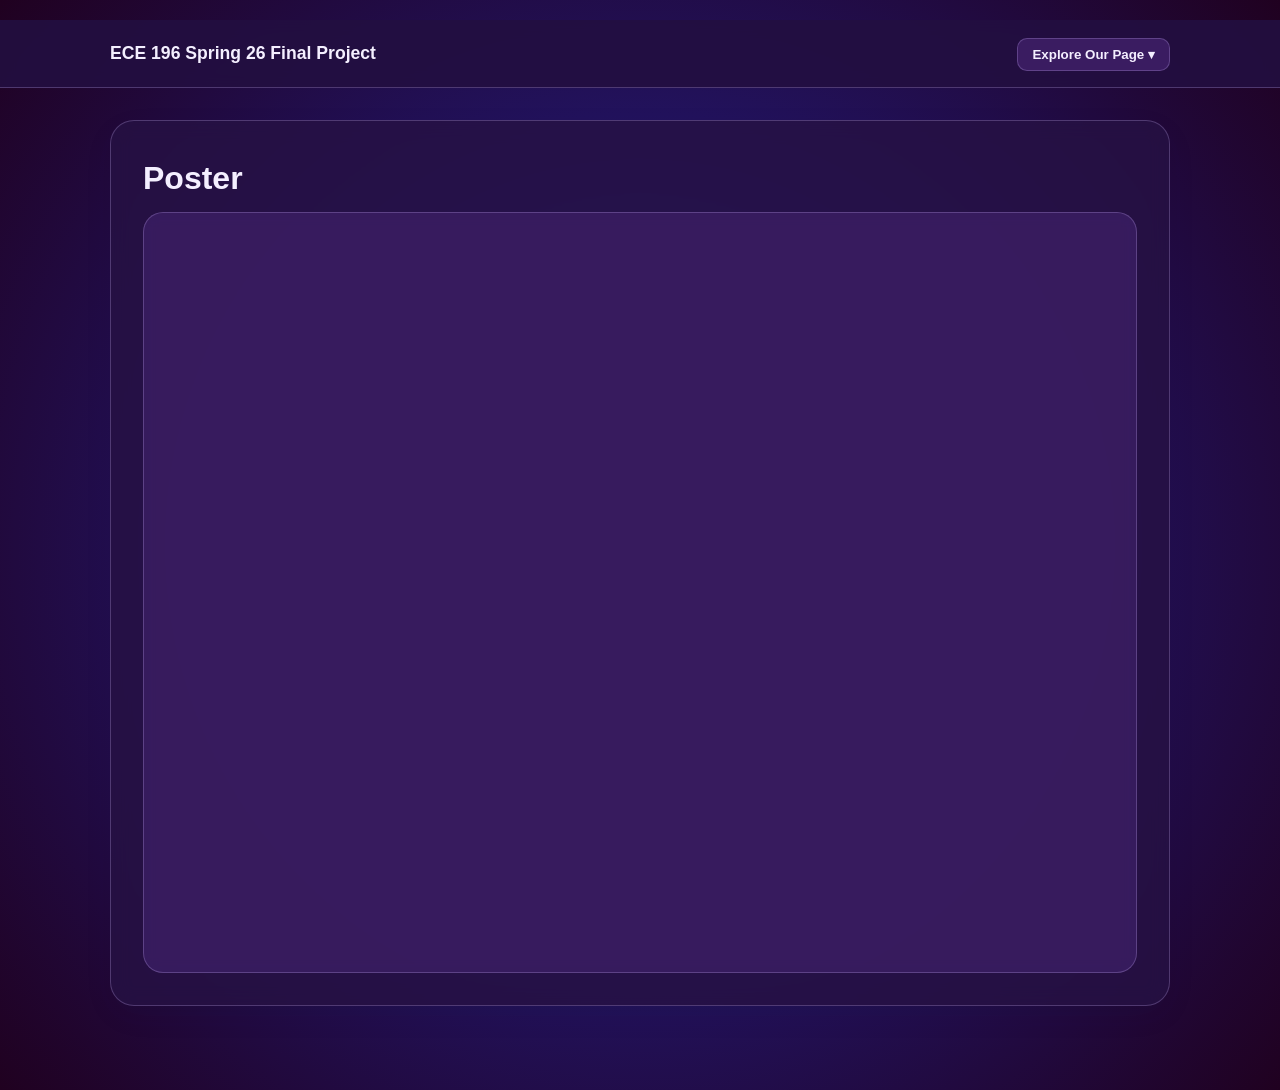
<file: poster.html>
<!DOCTYPE html>
<html lang="en">

<head>
    <meta charset="UTF-8" />
    <meta name="viewport" content="width=device-width, initial-scale=1.0" />
    <title>ECE196 Problem Website Walkthrough</title>
    <link rel="stylesheet" href="styles.css" />

</head>

<body>
    <nav class="navbar">
        <div class="nav-inner">
            <div class="brand">ECE 196 Spring 26 Final Project</div>
            <div class="nav-links">
                <div class="dropdown">
                    <button class="dropdown-toggle">Explore Our Page ▾</button>
                    <div class="dropdown-menu">
                        <a href="index.html">Home</a>
                        <a href="solutions.html">Solutions</a>
                        <a href="milestones.html">Milestones</a>
                        <a href="pcb.html">PCB Design</a>
                        <a href="software.html">Software Architecture</a>
                        <a href="video.html">Video</a>
                        <a href="poster.html">Poster</a>

                    </div>
                </div>
            </div>
        </div>
    </nav>

    <main class="container">
        <section class="section" id="poster-design">
            <h2 class="section-title">Poster</h2>

            <div class="pcb-grid">
                <div class="card">
                    <h3></h3>
                 <iframe src="https://docs.google.com/presentation/d/e/2PACX-1vQ3bVTfokoupq4uOj9nzz61MHzyU25Z89OEIb3RALgifkRAiFcsXLorR3Ivve3PEkAnGugaIhNv7iCL/pubembed?start=true&loop=false&delayms=3000" 
                     frameborder="0" width="900" height="700" allowfullscreen="true" mozallowfullscreen="true" webkitallowfullscreen="true"></iframe>
                </div>
               
            </div>
        </section>
    </main>

    <script>
        const toggle = document.querySelector('.dropdown-toggle');
        const menu = document.querySelector('.dropdown-menu');

        toggle.addEventListener('click', () => {
            menu.classList.toggle('open');
        });

        // Close menu when a link is clicked
        menu.querySelectorAll('a').forEach(link => {
            link.addEventListener('click', () => menu.classList.remove('open'));
        });

        // Close menu when clicking outside
        document.addEventListener('click', (e) => {
            if (!e.target.closest('.dropdown')) menu.classList.remove('open');
        });
    </script>
</body>

</html>
</file>
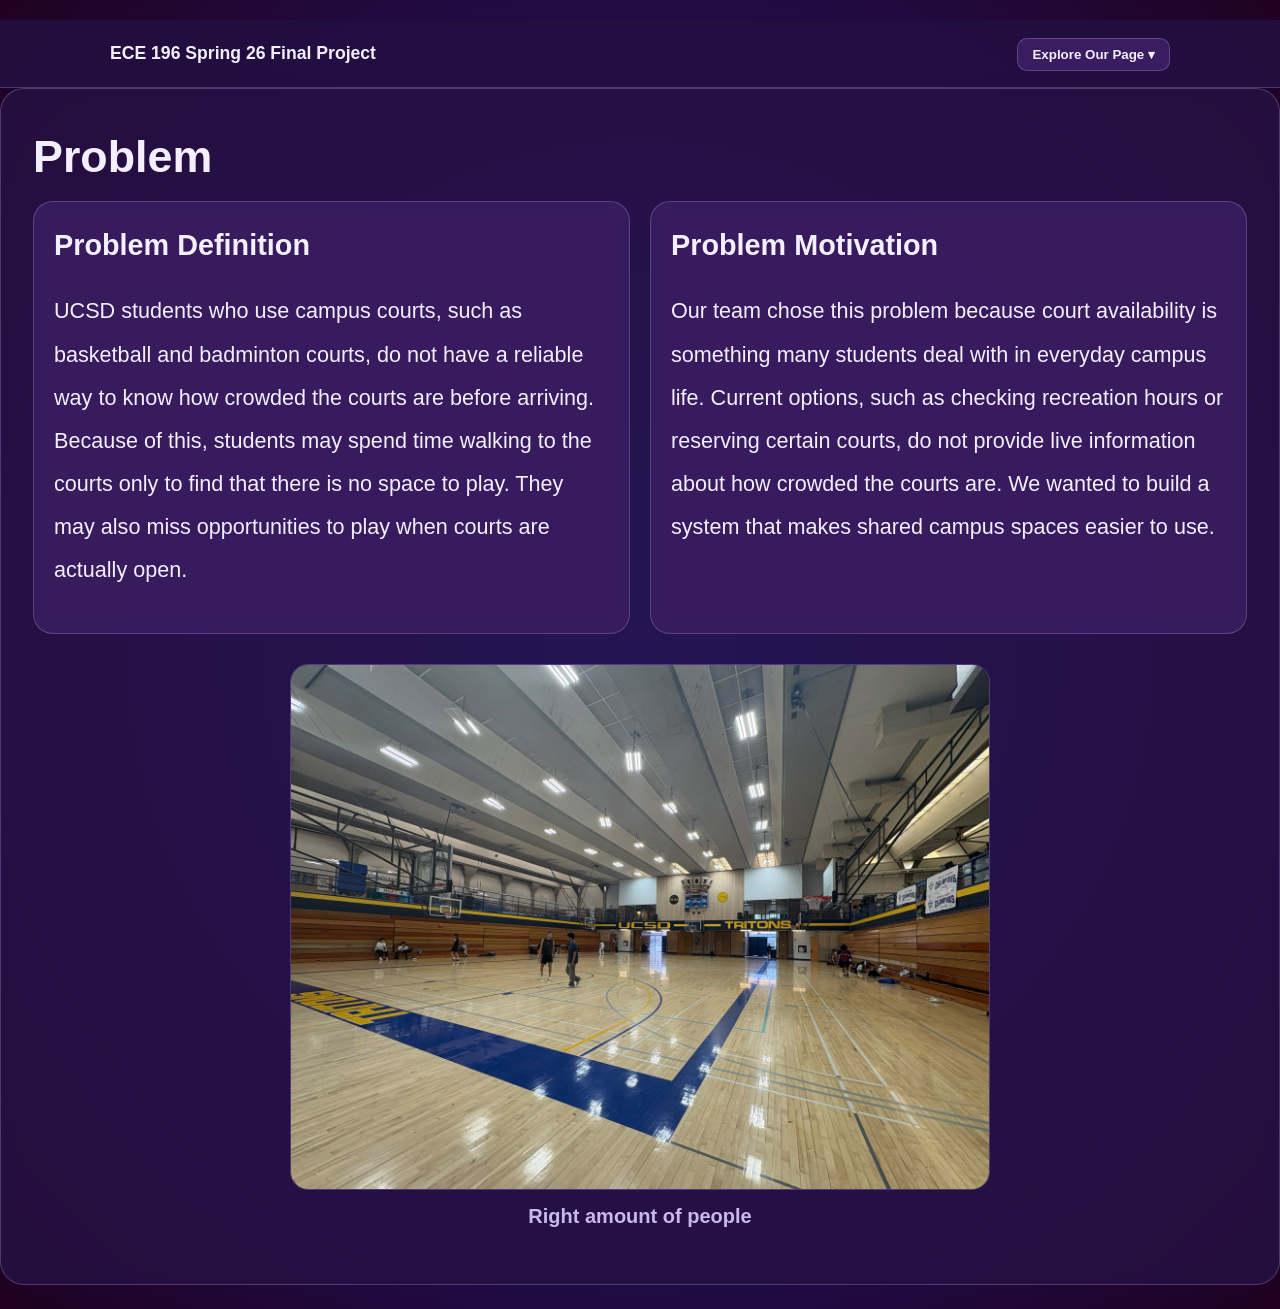
<file: problem.html>
<!DOCTYPE html>
<html lang="en">

<head>
    <meta charset="UTF-8" />
    <meta name="viewport" content="width=device-width, initial-scale=1.0" />
    <title>ECE196 Problem Website Walkthrough</title>
    <link rel="stylesheet" href="styles.css" />

</head>

<body>
    <nav class="navbar">
        <div class="nav-inner">
            <div class="brand">ECE 196 Spring 26 Final Project</div>
            <div class="nav-links">
                <div class="dropdown">
                    <button class="dropdown-toggle">Explore Our Page ▾</button>
                    <div class="dropdown-menu">
                        <a href="index.html">Home</a>
                        <a href="solutions.html">Solutions</a>
                        <a href="milestones.html">Milestones</a>
                        <a href="pcb.html">PCB Design</a>
                        <a href="software.html">Software Architecture</a>
                        <a href="video.html">Video</a>
                        <a href="poster.html">Poster</a>

                    </div>
                </div>
            </div>
        </div>
    </nav>



    <section class="section" id="problem">
        <h2 class="section-title">Problem</h2>

        <div class="info-grid">
            <div class="card">
                <h3>Problem Definition</h3>
                <p> UCSD students who use campus courts, such as basketball and badminton courts, do not have a reliable way to
                    know how crowded the courts are before arriving. Because of this, students may spend time walking to the courts
                    only to find that there is no space to play. They may also miss opportunities to play when courts are actually open.
                </p>
            </div>

            <div class="card">
                <h3>Problem Motivation</h3>
                <p> Our team chose this problem because court availability is something many students deal with in everyday campus life.
                    Current options, such as checking recreation hours or reserving certain courts, do not provide live information
                    about how crowded the courts are. We wanted to build a system that makes shared campus spaces easier to use.
                </p>
            </div>
        </div>
        <div class="court-image-box">
            <img src="images/courts.jpg" alt="Court with the right amount of people" />
            <p>Right amount of people</p>
        </div>
    </section>

    <script>
        const toggle = document.querySelector('.dropdown-toggle');
        const menu = document.querySelector('.dropdown-menu');

        toggle.addEventListener('click', () => {
            menu.classList.toggle('open');
        });

        // Close menu when a link is clicked
        menu.querySelectorAll('a').forEach(link => {
            link.addEventListener('click', () => menu.classList.remove('open'));
        });

        // Close menu when clicking outside
        document.addEventListener('click', (e) => {
            if (!e.target.closest('.dropdown')) menu.classList.remove('open');
        });
    </script>
</body>

</html>
</file>
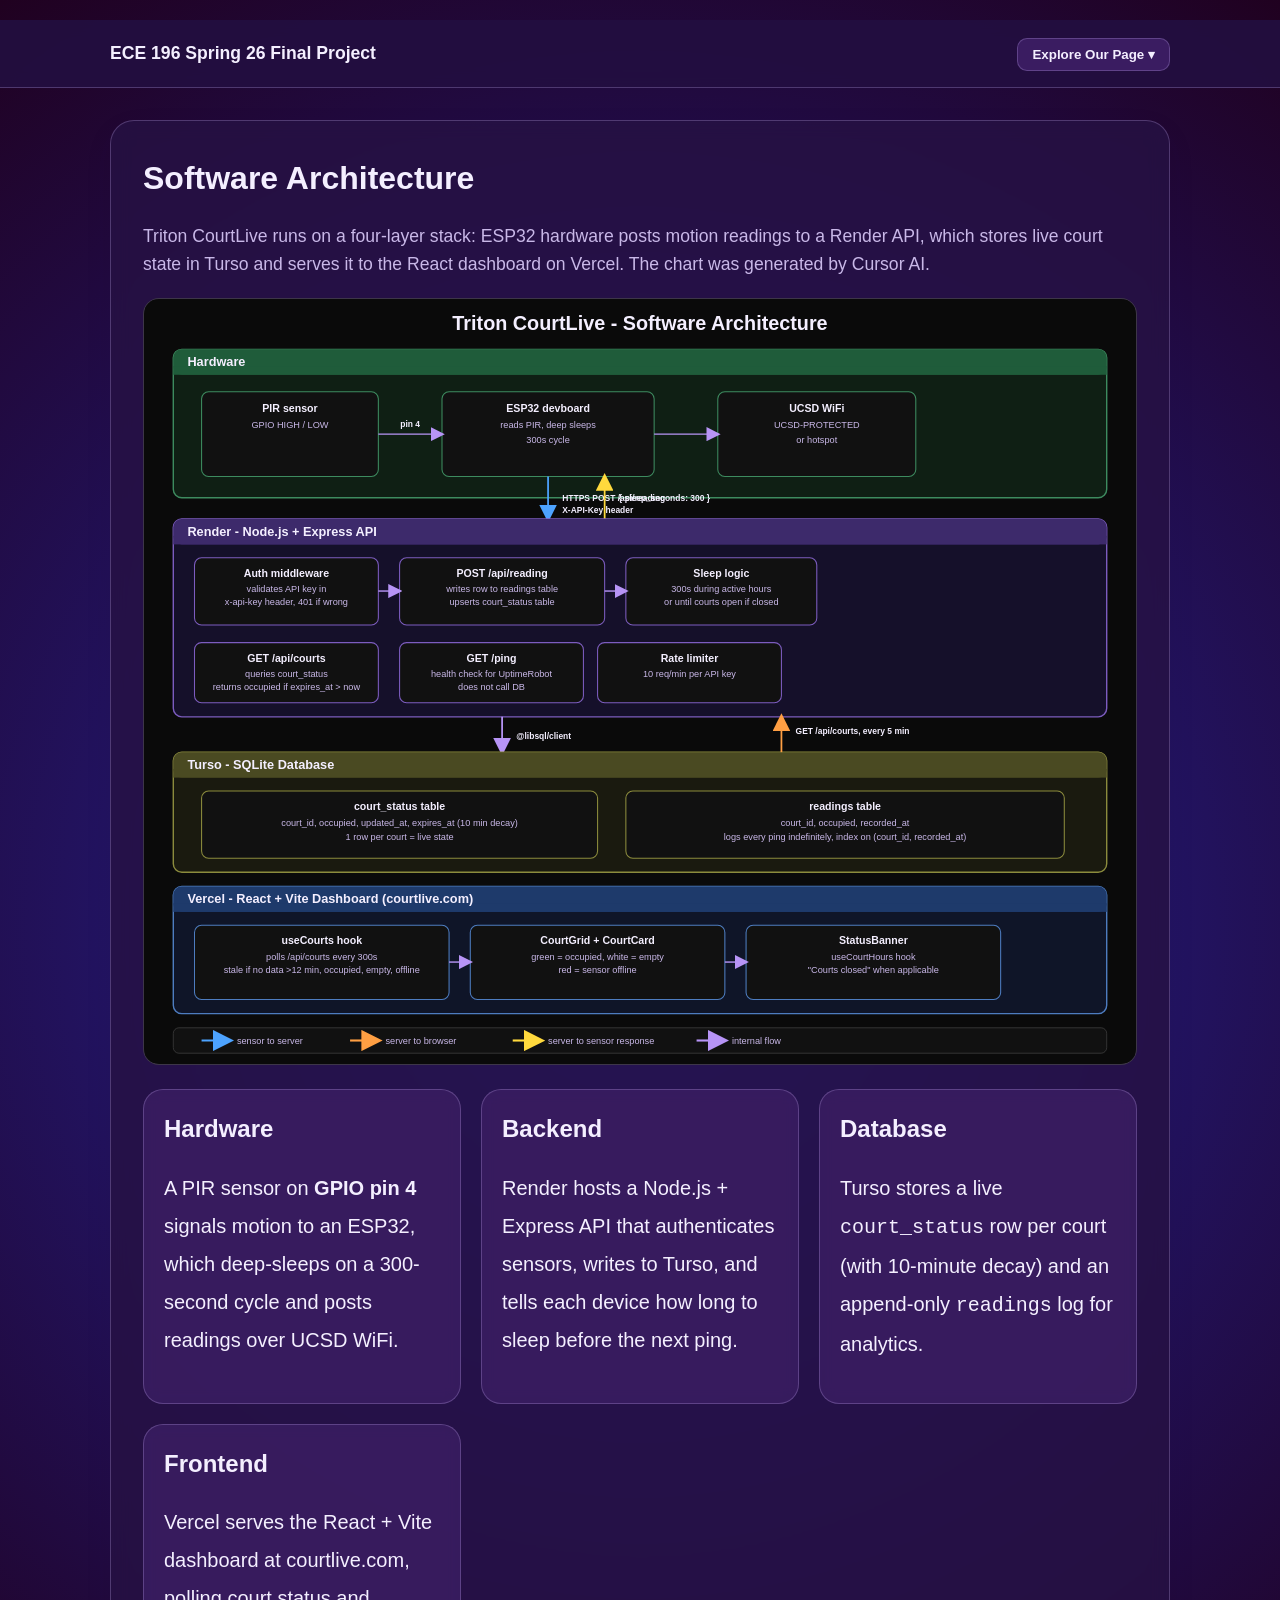
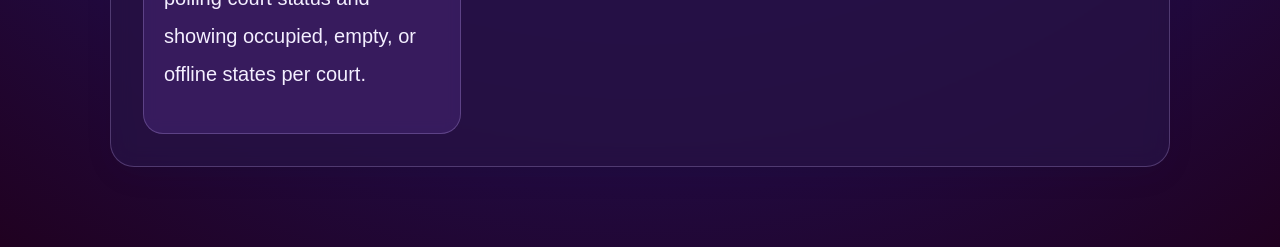
<file: software.html>
<!DOCTYPE html>
<html lang="en">

<head>
    <meta charset="UTF-8" />
    <meta name="viewport" content="width=device-width, initial-scale=1.0" />
    <title>ECE196 Problem Website Walkthrough</title>
    <link rel="stylesheet" href="styles.css" />

</head>

<body>
    <nav class="navbar">
        <div class="nav-inner">
            <div class="brand">ECE 196 Spring 26 Final Project</div>
            <div class="nav-links">
                <div class="dropdown">
                    <button class="dropdown-toggle">Explore Our Page ▾</button>
                    <div class="dropdown-menu">
                        <a href="index.html">Home</a>
                        <a href="solutions.html">Solutions</a>
                        <a href="milestones.html">Milestones</a>
                        <a href="pcb.html">PCB Design</a>
                        <a href="software.html">Software Architecture</a>
                        <a href="video.html">Video</a>
                        <a href="poster.html">Poster</a>
                    </div>
                </div>
            </div>
        </div>
    </nav>

    <main class="container" id="software">
        <section class="section">
            <h2 class="section-title">Software Architecture</h2>
            <p class="muted">
                Triton CourtLive runs on a four-layer stack: ESP32 hardware posts motion readings to a Render API,
                which stores live court state in Turso and serves it to the React dashboard on Vercel. The chart was generated by Cursor AI.
            </p>

            <div class="architecture-diagram">
                <img src="images/SoftwareArchitecture.svg" alt="Triton CourtLive software architecture diagram showing Hardware, Render API, Turso database, and Vercel dashboard layers" class="diagram-image">
            </div>

            <div class="info-grid" style="margin-top: 24px;">
                <div class="card">
                    <h3>Hardware</h3>
                    <p>A PIR sensor on <strong>GPIO pin 4</strong> signals motion to an ESP32, which deep-sleeps on a 300-second cycle and posts readings over UCSD WiFi.</p>
                </div>
                <div class="card">
                    <h3>Backend</h3>
                    <p>Render hosts a Node.js + Express API that authenticates sensors, writes to Turso, and tells each device how long to sleep before the next ping.</p>
                </div>
                <div class="card">
                    <h3>Database</h3>
                    <p>Turso stores a live <code>court_status</code> row per court (with 10-minute decay) and an append-only <code>readings</code> log for analytics.</p>
                </div>
                <div class="card">
                    <h3>Frontend</h3>
                    <p>Vercel serves the React + Vite dashboard at courtlive.com, polling court status and showing occupied, empty, or offline states per court.</p>
                </div>
            </div>
        </section>
    </main>

    <script>
        const toggle = document.querySelector('.dropdown-toggle');
        const menu = document.querySelector('.dropdown-menu');

        toggle.addEventListener('click', () => {
            menu.classList.toggle('open');
        });

        menu.querySelectorAll('a').forEach(link => {
            link.addEventListener('click', () => menu.classList.remove('open'));
        });

        document.addEventListener('click', (e) => {
            if (!e.target.closest('.dropdown')) menu.classList.remove('open');
        });
    </script>
</body>

</html>
</file>
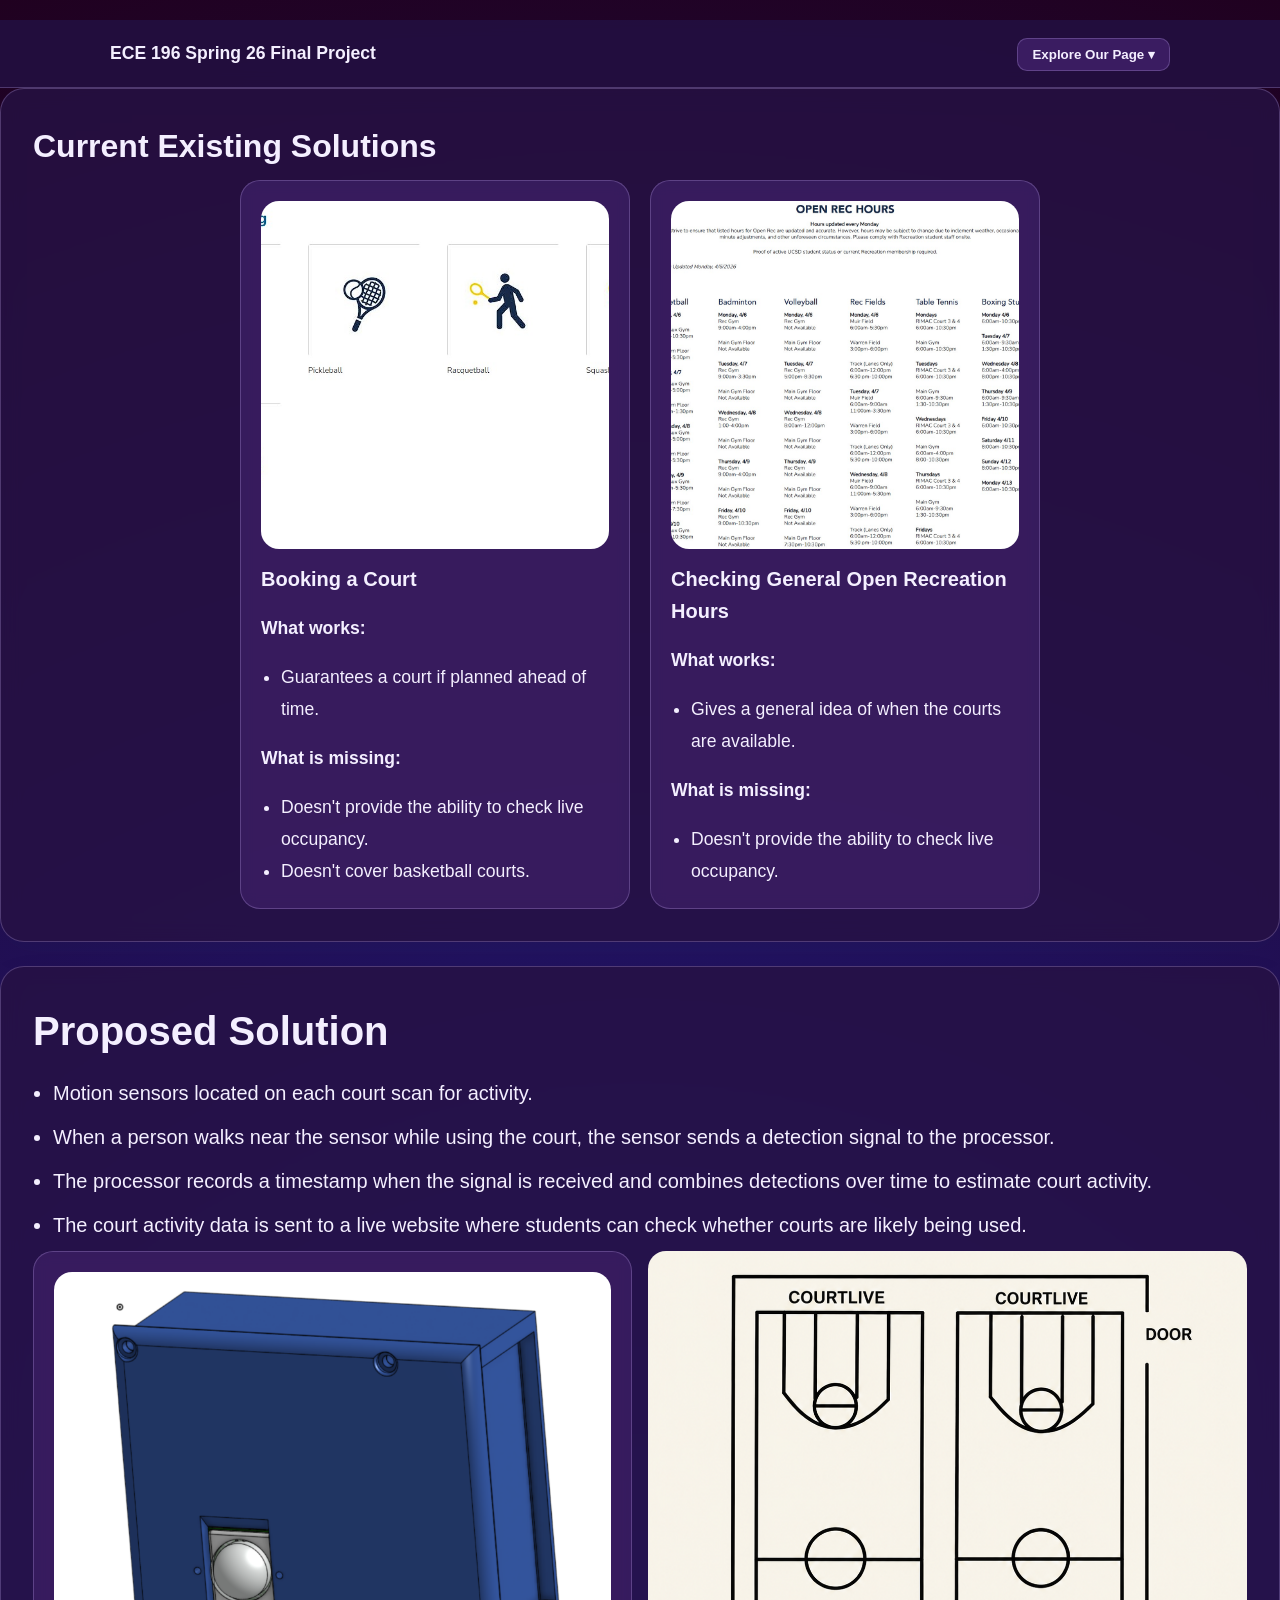
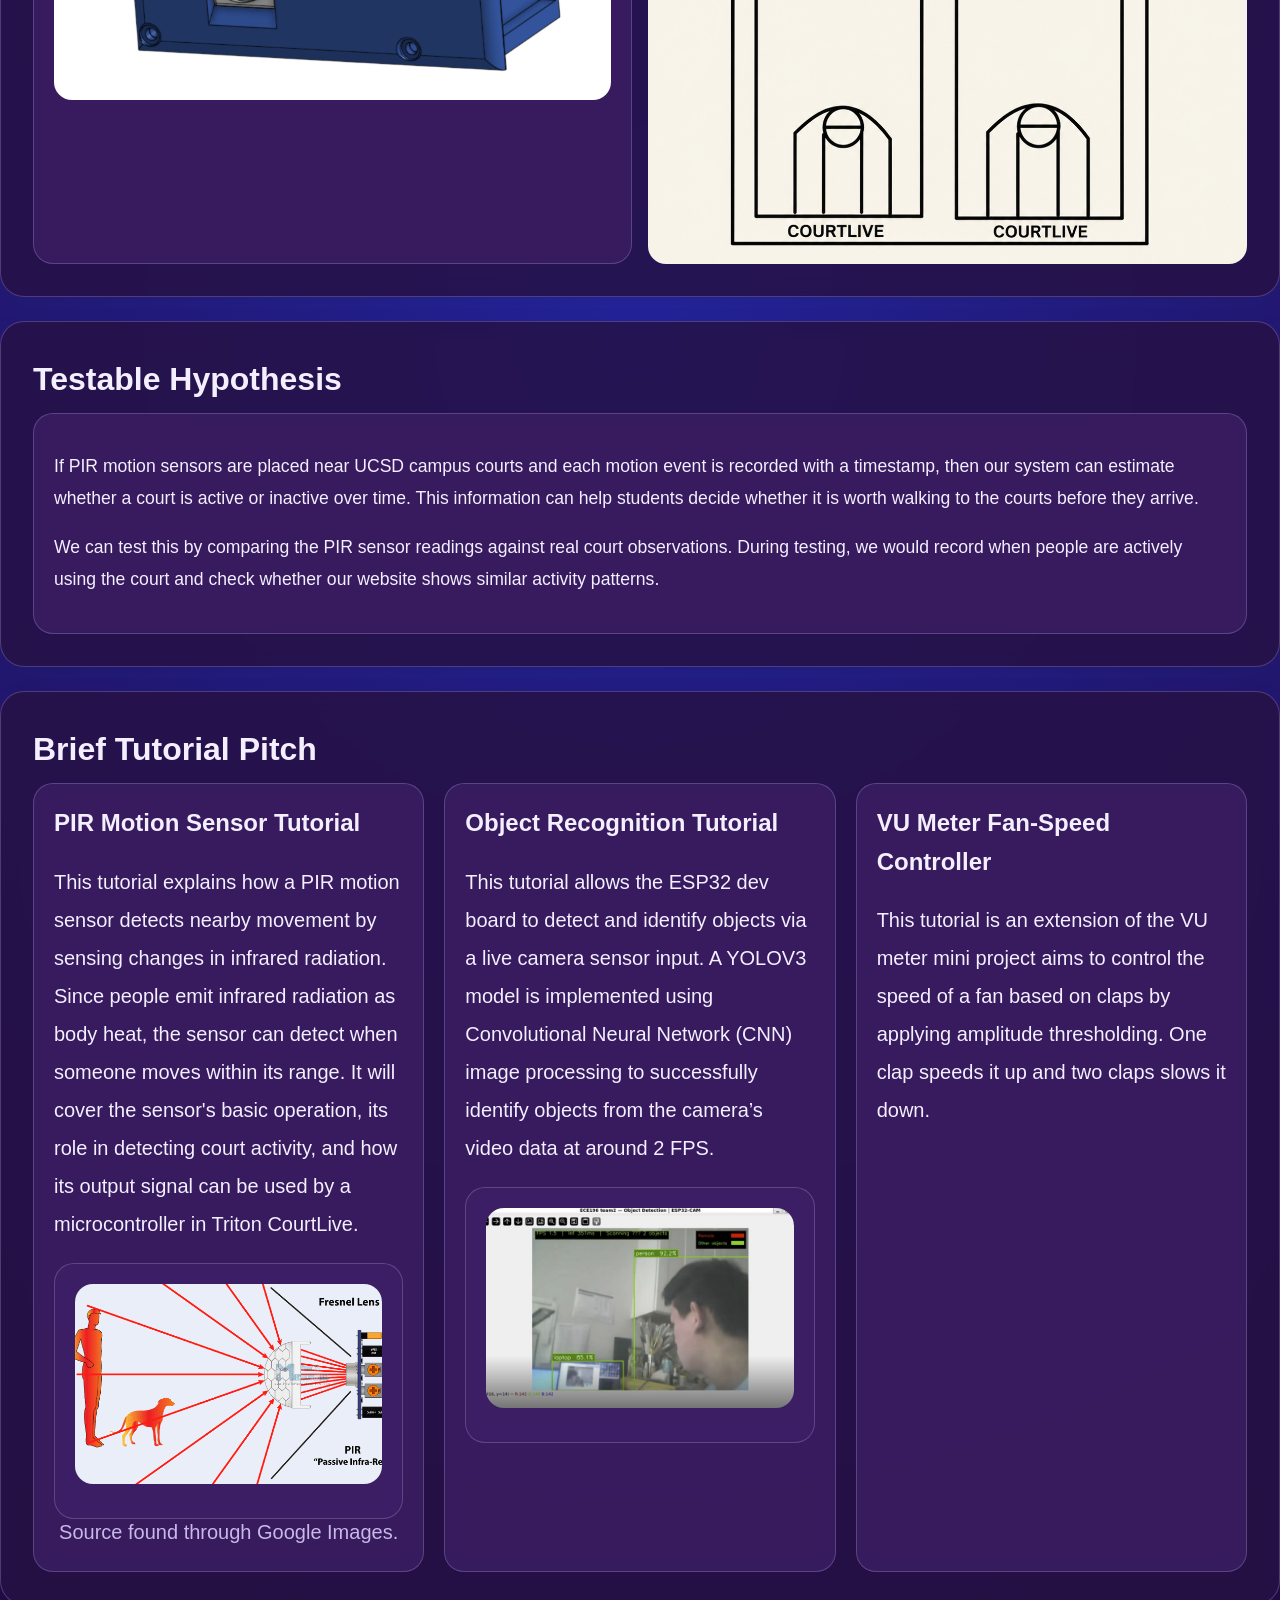
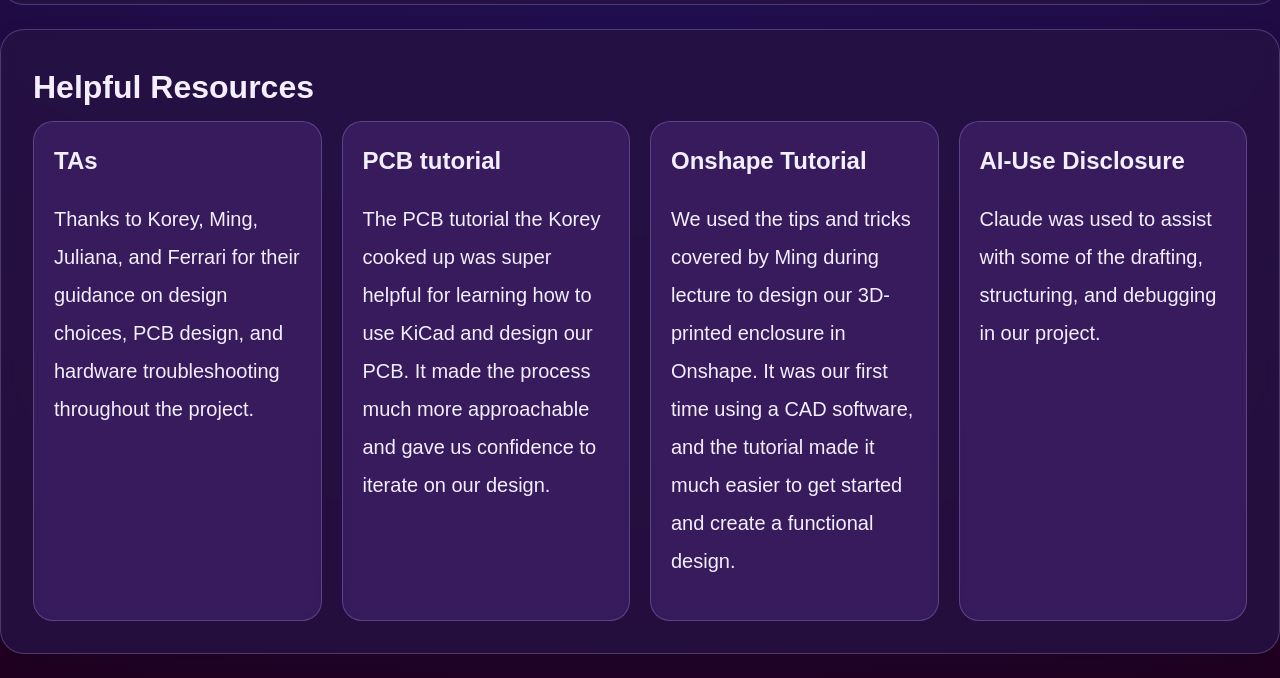
<file: solutions.html>
<!DOCTYPE html>
<html lang="en">

<head>
  <meta charset="UTF-8" />
  <meta name="viewport" content="width=device-width, initial-scale=1.0" />
  <title>ECE196 Problem Website Walkthrough</title>
  <link rel="stylesheet" href="styles.css" />

</head>

<body>
  <nav class="navbar">
    <div class="nav-inner">
      <div class="brand">ECE 196 Spring 26 Final Project</div>
      <div class="nav-links">
        <div class="dropdown">
          <button class="dropdown-toggle">Explore Our Page ▾</button>
          <div class="dropdown-menu">
            <a href="index.html">Home</a>
            <a href="solutions.html">Solutions</a>
            <a href="milestones.html">Milestones</a>
            <a href="pcb.html">PCB Design</a>
            <a href="software.html">Software Architecture</a>
            <a href="video.html">Video</a>
            <a href="poster.html">Poster</a>

          </div>
        </div>
      </div>
    </div>
  </nav>

  <section class="section" id="current-solutions">
    <h2 class="section-title">Current Existing Solutions</h2>
    <div class="solutions-grid">
      <div class="card">
        <img src="images/ucsdBooking.jpg" alt="UCSD bookings" class="photo">
        <h4>Booking a Court</h4>
        <p><strong>What works:</strong></p>
        <ul>
          <li>Guarantees a court if planned ahead of time.</li>
        </ul>
        <p><strong>What is missing:</strong></p>
        <ul>
          <li>Doesn't provide the ability to check live occupancy.</li>
          <li>Doesn't cover basketball courts.</li>
        </ul>
      </div>
      <div class="card">
        <img src="images/openRec.jpg" alt="Open Rec hours" class="photo">
        <h4>Checking General Open Recreation Hours</h4>
        <p><strong>What works:</strong> </p>
        <ul>
          <li>Gives a general idea of when the courts are available.</li>
        </ul>
        <p><strong>What is missing:</strong> </p>
        <ul>
          <li>Doesn't provide the ability to check live occupancy. </li>
        </ul>
      </div>
    </div>
  </section>

  <section class="section" id="proposed-solution">
    <h2 class="section-title">Proposed Solution</h2>

    <ul>
      <li>Motion sensors located on each court scan for activity.</li>
      <li>When a person walks near the sensor while using the court, the sensor sends a detection signal to the
        processor.</li>
      <li>The processor records a timestamp when the signal is received and combines detections over time to estimate
        court activity.</li>
      <li>The court activity data is sent to a live website where students can check whether courts are likely being
        used.</li>
    </ul>

    <div class="Proposed-grid">
      <div class="card">
        <img src="images/courtModel.png" alt="Cameralive3D" class="photo" width="75%" height="75%">

      </div>
      <div>
        <img src="images/sketchCourt.png" alt="4Court" class="photo" width="100%" height="100%">
      </div>
    </div>
    <!--
    <section class="section" id="block-diagram">
      <h2 class="section-title">Block Diagram</h2>
      <img src="images/CourtTrackerBlock700.jpg" alt="CourtBlock" class="diagram-image">
    </section>
-->
  </section>

  <section class="section" id="hypothesis">
    <h2 class="section-title">Testable Hypothesis</h2>

    <div class="card">
      <p>
        If PIR motion sensors are placed near UCSD campus courts and each motion event is recorded with a timestamp,
        then our system can estimate whether a court is active or inactive over time. This information can help
        students decide whether it is worth walking to the courts before they arrive.
      </p>

      <p>
        We can test this by comparing the PIR sensor readings against real court observations. During testing,
        we would record when people are actively using the court and check whether our website shows similar
        activity patterns.
      </p>
    </div>
  </section>

  <section class="section" id="tutorial-pitch">
    <h2 class="section-title">Brief Tutorial Pitch</h2>

    <div class="info-grid">
      <div class="card">
        <h3>PIR Motion Sensor Tutorial</h3>
        <p>
          This tutorial explains how a PIR motion sensor detects nearby movement by sensing
          changes in infrared radiation. Since people emit infrared radiation as body heat,
          the sensor can detect when someone moves within its range. It will cover the
          sensor's basic operation, its role in detecting court activity, and how its output
          signal can be used by a microcontroller in Triton CourtLive.
        </p>
        <div class="card">
          <img src="images/PIR-Motion-Sensor-How-It-Works.png" alt="PIR" class="photo" width="200" height="200">
        </div>
        <p class="image-credit">
          Source found through Google Images.
        </p>
      </div>

      <div class="card">
        <h3> Object Recognition Tutorial</h3>
        <p>
          This tutorial allows the ESP32 dev board to detect and identify objects via a live camera sensor input.
          A YOLOV3 model is implemented using Convolutional Neural Network (CNN) image processing to successfully
          identify objects
          from the camera’s video data at around 2 FPS.
        </p>
        <div class="card">
          <img src="images/LiveDemo.jpg" alt="ObjectRecogition" class="photo" width="200" height="200">
        </div>
      </div>

      <div class="card">
        <h3>VU Meter Fan-Speed Controller</h3>
        <p>
          This tutorial is an extension of the VU meter mini project aims to control the speed of a fan based on claps
          by applying amplitude thresholding. One clap speeds it up and two claps slows it down.
        </p>
      </div>
    </div>
  </section>

  <section class="section" id="references">
    <h2 class="section-title">Helpful Resources</h2>

    <div class="info-grid">
      <div class="card">
        <h3>TAs</h3>
        <p>
          Thanks to Korey, Ming, Juliana, and Ferrari for their guidance on design choices, PCB design, and hardware
          troubleshooting throughout the project.
        </p>
      </div>

      <div class="card">
        <h3>PCB tutorial</h3>
        <p>
          The PCB tutorial the Korey cooked up was super helpful for learning how to use KiCad and design our PCB. It made the process much more approachable and gave us confidence to iterate on our design.
        </p>
      </div>

      <div class="card">
        <h3>Onshape Tutorial</h3>
        <p>
          We used the tips and tricks covered by Ming during lecture to design our 3D-printed enclosure in Onshape. It was our first time using a CAD software, and the tutorial made it much easier to get started and create a functional design.
        </p>
      </div>

      <div class="card">
        <h3>AI-Use Disclosure</h3>
        <p>
          Claude was used to assist with some of the drafting, structuring, and debugging in our project.
        </p>
      </div>
    </div>
  </section>

  <script>
    const toggle = document.querySelector('.dropdown-toggle');
    const menu = document.querySelector('.dropdown-menu');

    toggle.addEventListener('click', () => {
      menu.classList.toggle('open');
    });

    // Close menu when a link is clicked
    menu.querySelectorAll('a').forEach(link => {
      link.addEventListener('click', () => menu.classList.remove('open'));
    });

    // Close menu when clicking outside
    document.addEventListener('click', (e) => {
      if (!e.target.closest('.dropdown')) menu.classList.remove('open');
    });
  </script>
</body>

</html>
</file>
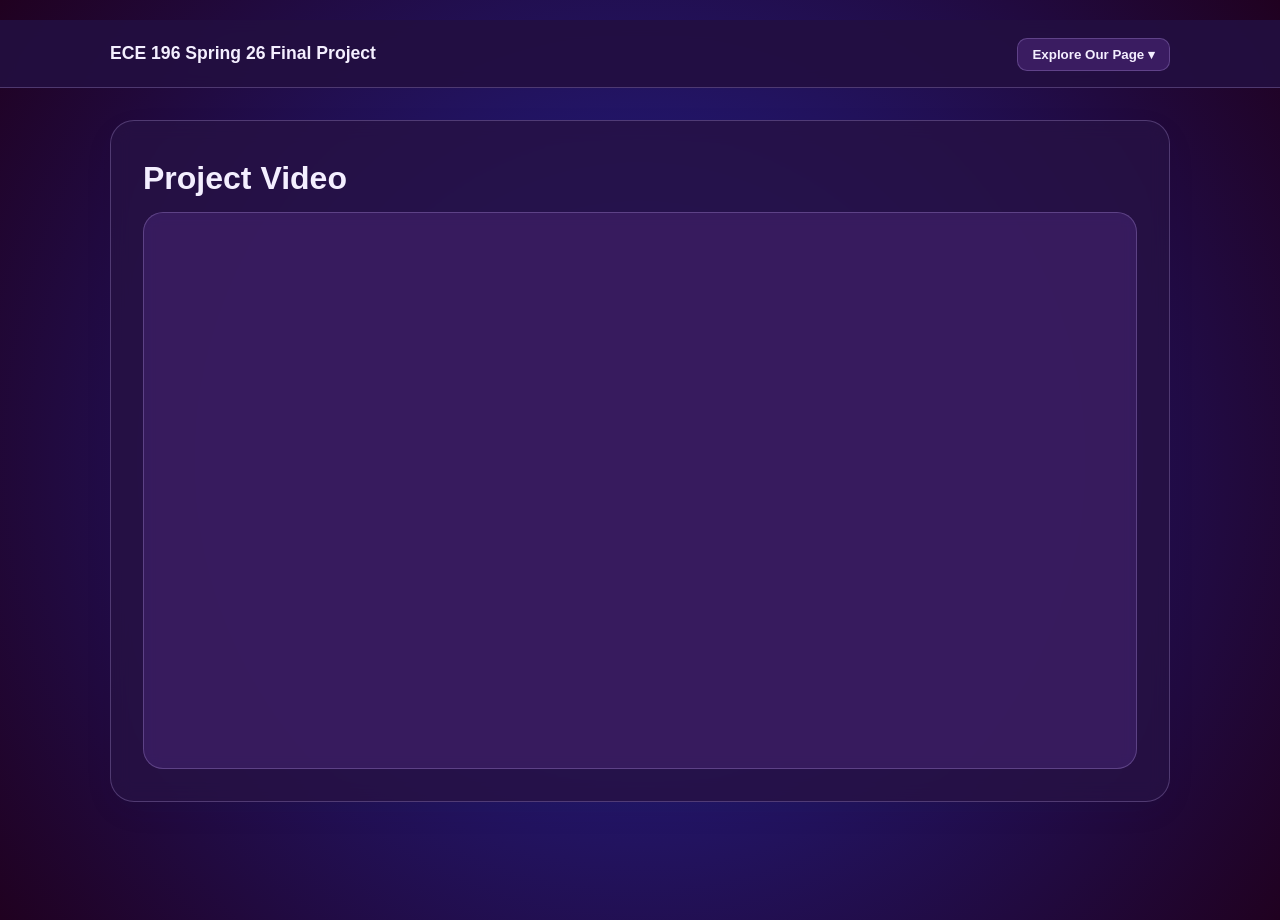
<file: video.html>
<!DOCTYPE html>
<html lang="en">

<head>
    <meta charset="UTF-8" />
    <meta name="viewport" content="width=device-width, initial-scale=1.0" />
    <title>ECE196 Project Video</title>
    <link rel="stylesheet" href="styles.css" />
</head>

<body>
    <nav class="navbar">
        <div class="nav-inner">
            <div class="brand">ECE 196 Spring 26 Final Project</div>
            <div class="nav-links">
                <div class="dropdown">
                    <button class="dropdown-toggle">Explore Our Page ▾</button>
                    <div class="dropdown-menu">
                        <a href="index.html">Home</a>
                        <a href="solutions.html">Solutions</a>
                        <a href="milestones.html">Milestones</a>
                        <a href="pcb.html">PCB Design</a>
                        <a href="software.html">Software Architecture</a>
                        <a href="video.html">Video</a>
                        <a href="poster.html">Poster</a>
                    </div>
                </div>
            </div>
        </div>
    </nav>

    <main class="container">
        <section class="section" id="video-page">
            <h2 class="section-title">Project Video</h2>
            <div class="pcb-grid">
                <div class="card">
                    <iframe 
                        src="https://www.youtube.com/embed/Z_CMfJnekQU" 
                        width="900"
                        height="506"
                        frameborder="0"
                        allow="accelerometer; autoplay; clipboard-write; encrypted-media; gyroscope; picture-in-picture; web-share"
                        allowfullscreen>
                    </iframe>
                </div>
            </div>
        </section>
    </main>

    <script>
        const toggle = document.querySelector('.dropdown-toggle');
        const menu = document.querySelector('.dropdown-menu');

        toggle.addEventListener('click', () => {
            menu.classList.toggle('open');
        });

        menu.querySelectorAll('a').forEach(link => {
            link.addEventListener('click', () => menu.classList.remove('open'));
        });

        document.addEventListener('click', (e) => {
            if (!e.target.closest('.dropdown')) menu.classList.remove('open');
        });
    </script>
</body>

</html>
</file>
<file: styles.css>
:root {
      --bg:  #13051f;
      --card: rgba(38, 18, 68, 0.82);
      --text: #f4efff;
      --muted: #c9b8e8;
      --accent: #bfff00;
      --border: rgba(210, 185, 255, 0.25);
    }

    * {
      box-sizing: border-box;
    }

    html {
      scroll-behavior: smooth;
    }

    body {
      margin: 0;
      font-family: Arial, Helvetica, sans-serif;
      background: var(--bg);
      color: var(--text);
      line-height: 1.6;
    }

    .navbar {
      position: sticky;
      top: 0;
      z-index: 9999;
      background:  rgba(35, 15, 65, 0.9);
      border-bottom: 1px solid var(--border);
      backdrop-filter: blur(8px);
    }

    .nav-inner {
      max-width: 1100px;
      margin: 0 auto;
      padding: 16px 20px;
      display: flex;
      justify-content: space-between;
      align-items: center;
      gap: 16px;
    }

    .brand {
      display: flex;
      align-items: center;
      gap: 10px;
      font-weight: 700;
      font-size: 1.1rem;
    }

    .nav-logo {
      width: 42px;
      height: 42px;
      object-fit: contain;
      border-radius: 50%;
    }

    .nav-links a {
      text-decoration: none;
      color: var(--text);
      margin-left: 18px;
      font-weight: 600;
    }

    .nav-links a:hover {
      color: var(--accent);
    }

    .container {
      max-width: 1100px;
      margin: 0 auto;
      padding: 32px 20px 60px;
    }

    .hero,
    .section {
      background:  rgba(38, 18, 68, 0.82);
      backdrop-filter: blur(10px);
      border: 1px solid var(--border);
      border-radius: 24px;
      padding: 32px;
      margin-bottom: 24px;
      box-shadow: 0 10px 30px rgba(20, 33, 61, 0.06);
    }

    .hero h1 {
      font-size: 2.8rem;
      margin: 0 0 12px;
    }

    .hero p {
      max-width: 700px;
      color: var(--muted);
      font-size: 1.08rem;
    }

    .button-row {
      margin-top: 24px;
      display: flex;
      flex-wrap: wrap;
      gap: 12px;
    }

    .btn {
      display: inline-block;
      padding: 12px 18px;
      border-radius: 14px;
      text-decoration: none;
      font-weight: 700;
      border: 1px solid var(--border);
    }

    .btn-primary {
      background: var(--accent);
      color: white;
      border-color: var(--accent);
    }

    .btn-secondary {
      background: rgba(61, 31, 102, 0.85);
      color: var(--text);
    }

    .btn-soft {
      background: rgba(110, 90, 150, 0.45);
      color: var(--text);
      border-color: rgba(180, 160, 220, 0.3);
    }

    .btn-cta {
      background: var(--accent);
      color: #1a1030;
      border-color: var(--accent);
      box-shadow: 0 0 18px rgba(191, 255, 0, 0.4);
    }

    .btn-cta:hover {
      box-shadow: 0 0 26px rgba(191, 255, 0, 0.55);
    }

    .section-title {
      font-size: 2rem;
      margin: 0 0 8px;
    }

    .section-subtitle {
      margin: 0 0 24px;
      color: var(--muted);
    }

    .team-grid,
    .solutions-grid,
    .info-grid {
      display: grid;
      gap: 20px;
    }

    .team-grid {
      grid-template-columns: repeat(auto-fit, minmax(220px, 1fr));
    }

    .info-grid {
      grid-template-columns: repeat(auto-fit, minmax(260px, 1fr));
    }

    .solutions-grid {
      grid-template-columns: repeat(2, minmax(280px, 1fr));
      gap: 20px;
      max-width: 800px;
      margin: 0 auto;
    }

    .Proposed-grid {
      display: grid;
      grid-template-columns: repeat(2, 1fr);
      /* 2 images per row */
      gap: 16px;
      /* space between images */
    }


 .Proposed-grid2 {
      display: grid;
      grid-template-columns: repeat(1, 1fr);
      /* 1 images per row */
      gap: 16px;
      /* space between images */
    }
    .card {
      background: rgba(61, 31, 102, 0.78);
      backdrop-filter: blur(8px);
      border: 1px solid var(--border);
      border-radius: 20px;
      padding: 20px;
      color: var(--text);
    }

    .photo {
      width: 100%;
      aspect-ratio: 1 / 1;
      border-radius: 18px;
      object-fit: cover;
      background: #e9eef8;
      display: block;
      margin-bottom: 14px;
    }

    .placeholder {
      display: flex;
      align-items: center;
      justify-content: center;
      color: var(--muted);
      font-weight: 600;
      text-align: center;
      padding: 20px;
    }

    .card h3,
    .card h4 {
      margin-top: 0;
      margin-bottom: 10px;
    }

    .muted {
      color: var(--muted);
    }

    ul {
      padding-left: 20px;
      margin: 12px 0 0;
    }

    footer {
      text-align: center;
      color: var(--muted);
      padding: 12px 0 30px;
    }


    @media (max-width: 700px) {
      .hero h1 {
        font-size: 2.1rem;
      }

      .nav-inner {
        flex-direction: column;
        align-items: flex-start;
      }

      .nav-links a {
        margin-left: 0;
        margin-right: 14px;
      }

      .solutions-grid {
        grid-template-columns: 1fr;
      }
    }

    body {
      margin-top: 20px;
    }

    .timeline {
      border-left: 3px solid #727cf5;
      border-bottom-right-radius: 4px;
      border-top-right-radius: 4px;
      background: rgba(114, 124, 245, 0.09);
      margin: 0 auto;
      letter-spacing: 0.2px;
      position: relative;
      line-height: 1.4em;
      font-size: 1.03em;
      padding: 50px;
      list-style: none;
      text-align: left;
      max-width: 40%;
    }

    @media (max-width: 767px) {
      .timeline {
        max-width: 98%;
        padding: 25px;
      }
    }

    .timeline h1 {
      font-weight: 300;
      font-size: 1.4em;
    }

    .timeline h2,
    .timeline h3 {
      font-weight: 600;
      font-size: 1rem;
      margin-bottom: 10px;
    }

    .timeline .event {
      border-bottom: 1px dashed #e8ebf1;
      padding-bottom: 25px;
      margin-bottom: 25px;
      position: relative;
    }

    @media (max-width: 767px) {
      .timeline .event {
        padding-top: 30px;
      }
    }

    .timeline .event:last-of-type {
      padding-bottom: 0;
      margin-bottom: 0;
      border: none;
    }

    .timeline .event:before,
    .timeline .event:after {
      position: absolute;
      display: block;
      top: 0;
    }

    .timeline .event:before {
      left: -207px;
      content: attr(data-date);
      text-align: right;
      font-weight: 100;
      font-size: 0.9em;
      min-width: 120px;
    }

    @media (max-width: 767px) {
      .timeline .event:before {
        left: 0px;
        text-align: left;
      }
    }

    .timeline .event:after {
      -webkit-box-shadow: 0 0 0 3px #727cf5;
      box-shadow: 0 0 0 3px #727cf5;
      left: -55.8px;
      background: #fff;
      border-radius: 50%;
      height: 9px;
      width: 9px;
      content: "";
      top: 5px;
    }

    @media (max-width: 767px) {
      .timeline .event:after {
        left: -31.8px;
      }
    }

    .rtl .timeline {
      border-left: 0;
      text-align: right;
      border-bottom-right-radius: 0;
      border-top-right-radius: 0;
      border-bottom-left-radius: 4px;
      border-top-left-radius: 4px;
      border-right: 3px solid #727cf5;
    }

    .rtl .timeline .event::before {
      left: 0;
      right: -170px;
    }

    .rtl .timeline .event::after {
      left: 0;
      right: -55.8px;
    }

    .dropdown {
  position: relative;
}

.dropdown-toggle {
  background: rgba(61, 31, 102, 0.9);
  border: 1px solid var(--border);
  border-radius: 10px;
  padding: 8px 14px;
  font-weight: 700;
  cursor: pointer;
  color: var(--text);
}

.dropdown-menu {
  display: none;
  position: absolute;
  right: 0;
  top: calc(100% + 8px);
  background: rgba(35, 15, 65, 0.95);;
  border: 1px solid var(--border);
  border-radius: 14px;
  padding: 8px;
  min-width: 200px;
  box-shadow: 0 10px 30px rgba(0, 0, 0, 0.35);
  z-index: 10000;
  backdrop-filter: blur(12px);
}

.dropdown-menu a {
  display: block;
  padding: 8px 12px;
  border-radius: 8px;
  text-decoration: none;
  color: var(--text);
  font-weight: 600;
}

.dropdown-menu a:hover {
  background: rgba(191, 255, 0, 0.14);
  color:  #bfff00;
}

.dropdown-menu.open {
  display: block;
}

.pcb-grid {
  display: grid;
  grid-template-columns: 1fr;
  gap: 24px;
}

.pcb-grid .card {
  padding: 20px;
}

.pcb-image {
    display: block;
    width: 100%;
    max-width: 100%;
    height: auto;
    object-fit: contain;
    border-radius: 12px;
}


.diagram-image {
    display: block;
    width: 100%;
    max-width: 100%;
    height: auto;
    object-fit: contain;
    border-radius: 12px;
}

.architecture-diagram {
    margin-top: 20px;
    border: 1px solid var(--border);
    border-radius: 16px;
    overflow: hidden;
    background: #0a0a0a;
}

.event.done h3::before {
  content: "✓ ";
  color: green;
}

.event.done h3 {
  text-decoration: line-through;
  color: var(--muted);
}

.event.done p {
  color: var(--muted);
  text-decoration: line-through;
}

body {
  background: radial-gradient(circle, #24249b, #200120);
}

html {
  min-height: 100%;
  background: radial-gradient(circle, #24249b, #200120);
}

body {
  position: relative;
  z-index: 0;
  min-height: 100vh;
  background: transparent;
}

#d-background {
  position: fixed;
  inset: 0;
  z-index: -1;
  pointer-events: none;
  overflow: hidden;
}

#d-wrapper {
  width: 300px;
  position: absolute;
  margin-left: -150px;
  left: 50%;
  top: 40px;
  transform-origin: middle right;
  transform: perspective(1000px) rotateX(80deg) scale(3);
}

.d-wrap {
  position: relative;
  left: 0;
  top: 0;
}

.d-wrap .d {
  position: absolute;
  width: 9px;
  height: 9px;
  background: rgba(255, 255, 255, 0.35);
  opacity: 1;
  transform: translate3d(0, 0, 0) scale(1);
  backface-visibility: hidden;
  animation: blink 0.4s infinite alternate;
}

@keyframes blink {
  70% {
    opacity: 0.55;
  }
}

.navbar {
  position: sticky;
  top: 0;
  z-index: 9999;
}

.dropdown-menu {
  z-index: 10000;
}

#proposed-solution {
  font-size: 1.25rem;
}

#proposed-solution .section-title {
  font-size: 2.5rem;
}

#proposed-solution li {
  font-size: 1.25rem;
  line-height: 1.8;
  margin-bottom: 8px;
}

.court-image-box {
  text-align: center;
  margin-top: 30px;
}

.court-image-box img {
  display: block;
  width: 100%;
  max-width: 700px;
  height: auto;
  margin: 0 auto;
  border-radius: 18px;
  border: 1px solid var(--border);
}

.court-image-box p {
  margin-top: 10px;
  color: var(--muted);
  font-size: 1.1rem;
  font-weight: 600;
}

body {
  font-size: 20px;
}

.hero p {
  font-size: 1.2rem;
}

.card p,
.card li {
  font-size: 1.1rem;
  line-height: 1.8;
}

.timeline {
  font-size: 1.15em;
}

.timeline h2,
.timeline h3 {
  font-size: 1.15rem;
}

.muted {
  font-size: 1.1rem;
}

.info-grid .card h3 {
  font-size: 1.5rem;
}

.info-grid .card p {
  font-size: 1.25rem;
  line-height: 1.9;
}

/* Larger text for Problem page */
#problem .section-title {
  font-size: 2.8rem;
}

#problem .card h3 {
  font-size: 1.8rem;
}

#problem .card p {
  font-size: 1.35rem;
  line-height: 2;
}

#problem .court-image-box p {
  font-size: 1.25rem;
}

/* Tutorial placeholder styling */
#tutorial-pitch .placeholder {
  align-items: flex-start;
  justify-content: flex-start;
  text-align: left;
  color: var(--text);
}

/* Milestones page: dual timeline layout */
.timeline-dual {
  display: grid;
  grid-template-columns: 1fr 1fr;
  gap: 28px;
  margin-top: 24px;
  align-items: start;
}

.timeline-column {
  min-width: 0;
}

.timeline-heading {
  margin: 0 0 16px;
  font-size: 1.35rem;
  font-weight: 700;
}

.timeline-dual .timeline {
  max-width: 100%;
  margin: 0;
  padding: 32px 28px 32px 36px;
}

.timeline-dual .timeline .event:before {
  position: static;
  display: block;
  text-align: left;
  margin-bottom: 8px;
  color: var(--accent);
  font-weight: 600;
  min-width: unset;
}

.timeline-dual .timeline .event:after {
  left: -43.8px;
}

.timeline-milestones {
  border-left-color: #727cf5;
  background: rgba(114, 124, 245, 0.09);
}

.timeline-milestones .event:after {
  box-shadow: 0 0 0 3px #727cf5;
}

.timeline-challenges {
  border-left-color: #f59e0b;
  background: rgba(245, 158, 11, 0.09);
}

.timeline-challenges .event:after {
  box-shadow: 0 0 0 3px #f59e0b;
}

.timeline-challenges h3 {
  color: #fcd34d;
}

.milestone-image {
  margin-top: 16px;
  margin-bottom: 0;
  max-width: 220px;
  min-height: 140px;
  aspect-ratio: 4 / 3;
  background: rgba(20, 10, 35, 0.6);
  border: 2px dashed var(--border);
}

.milestone-image span {
  font-size: 0.9rem;
}

#milestones .timeline .event p {
  margin: 0;
  color: var(--muted);
  line-height: 1.7;
}

@media (max-width: 900px) {
  .timeline-dual {
    grid-template-columns: 1fr;
    gap: 36px;
  }

  .milestone-image {
    max-width: 100%;
  }
}

#tutorial-pitch .placeholder p {
  color: var(--muted);
}

.image-credit {
  margin-top: -6px;
  margin-bottom: 0;
  color: var(--muted);
  font-size: 0.85rem;
  text-align: center;
}
</file>
